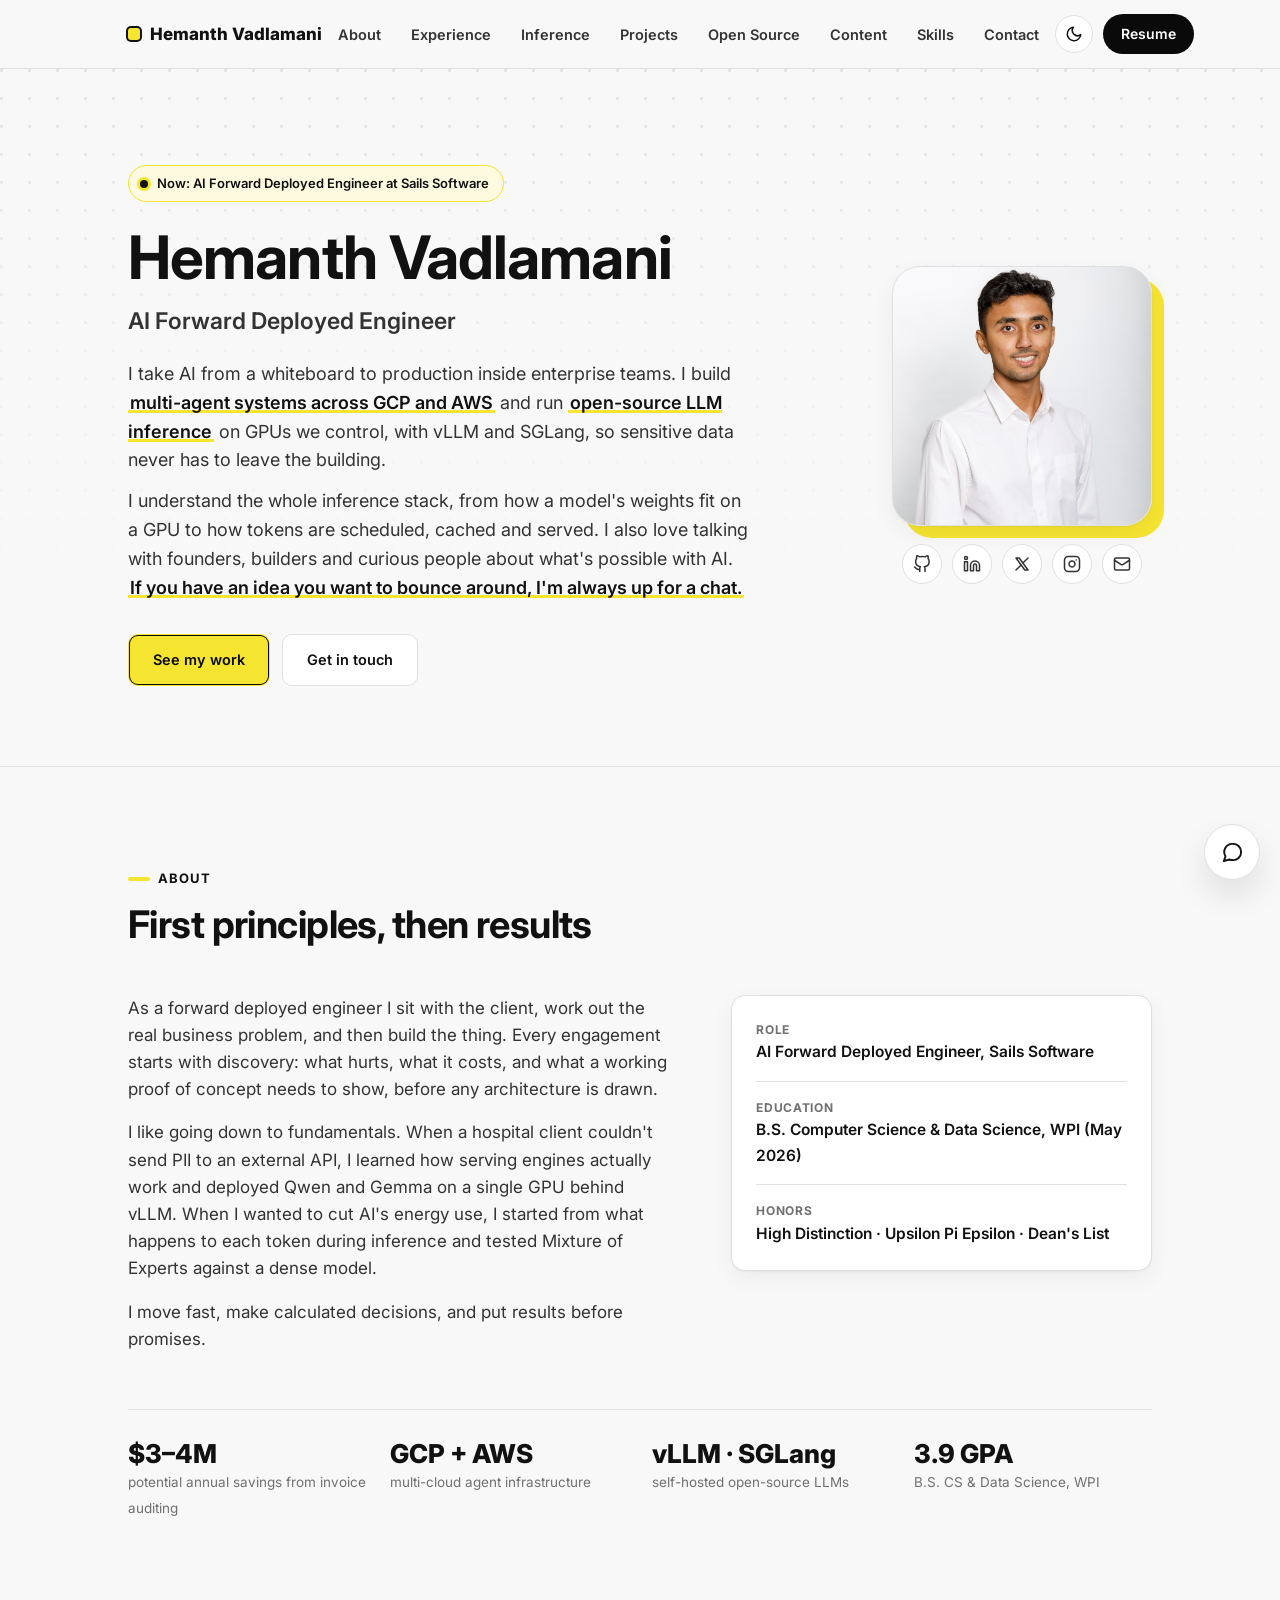
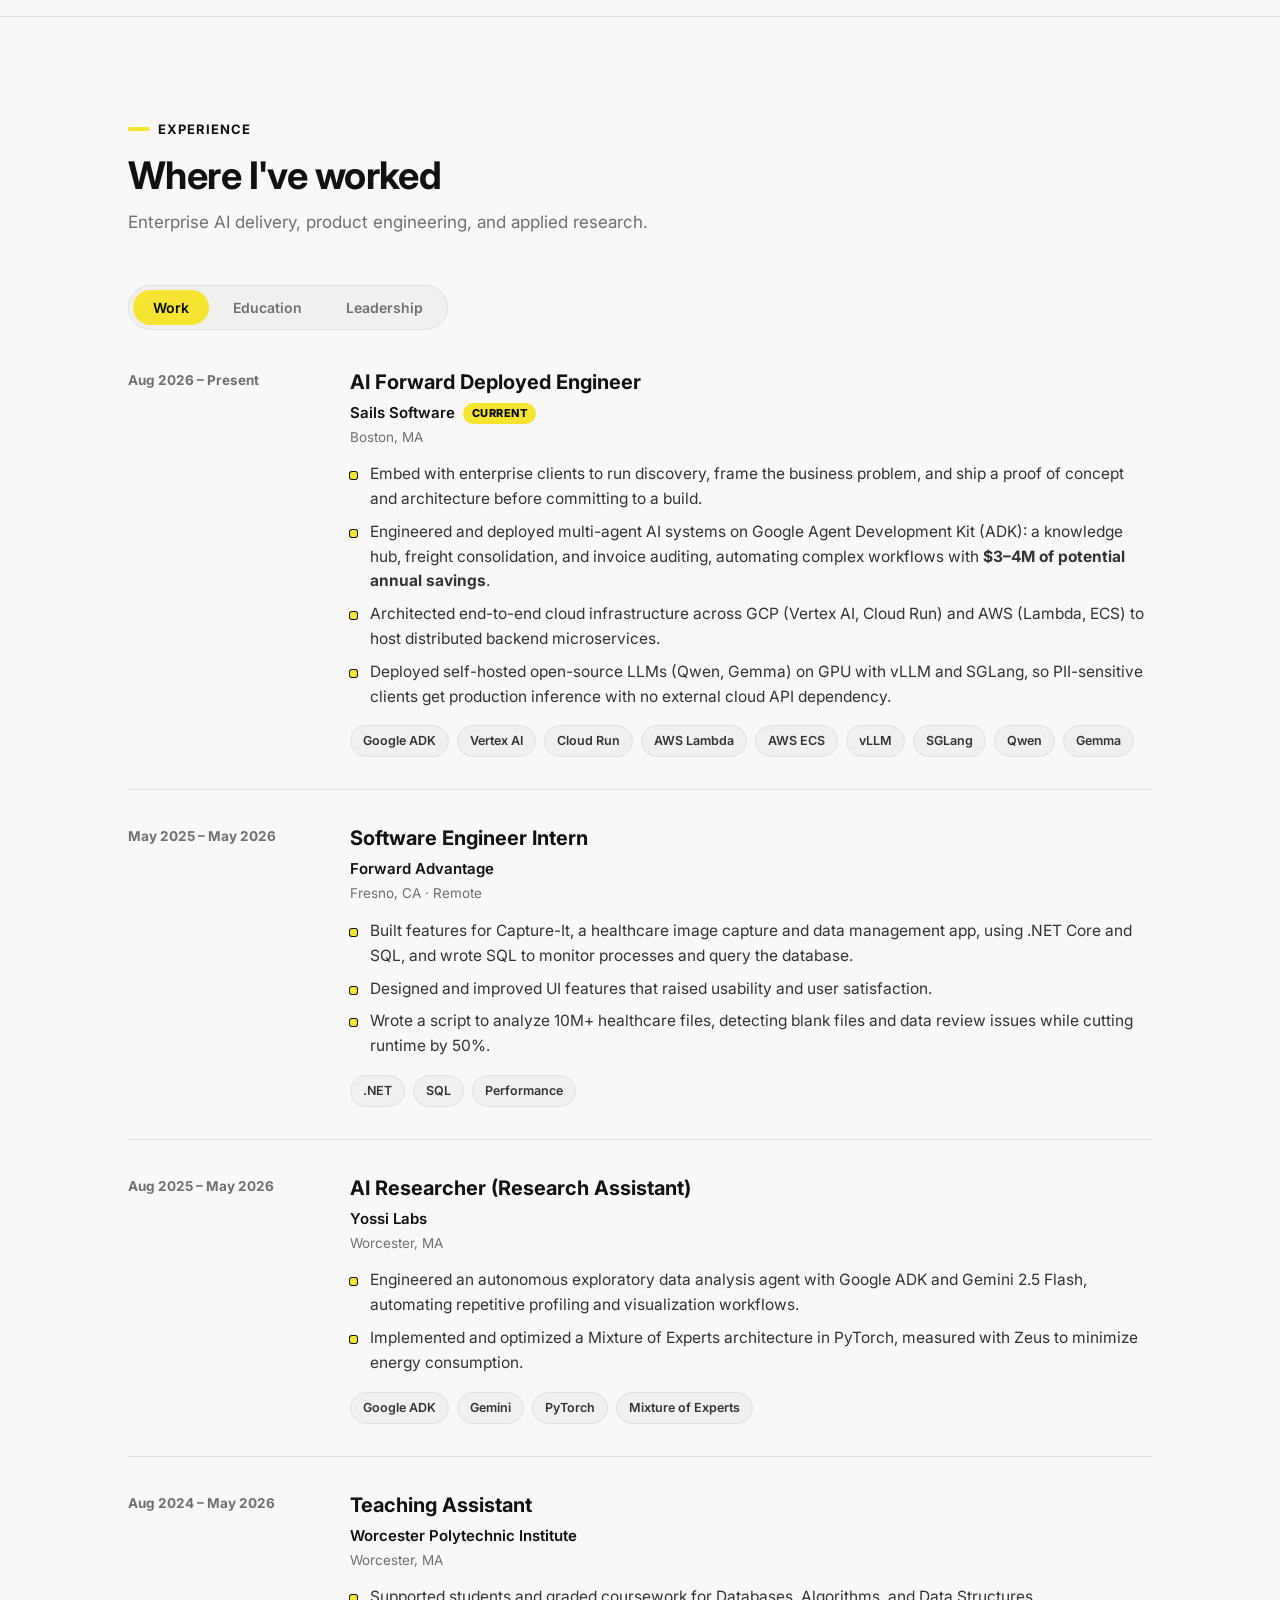
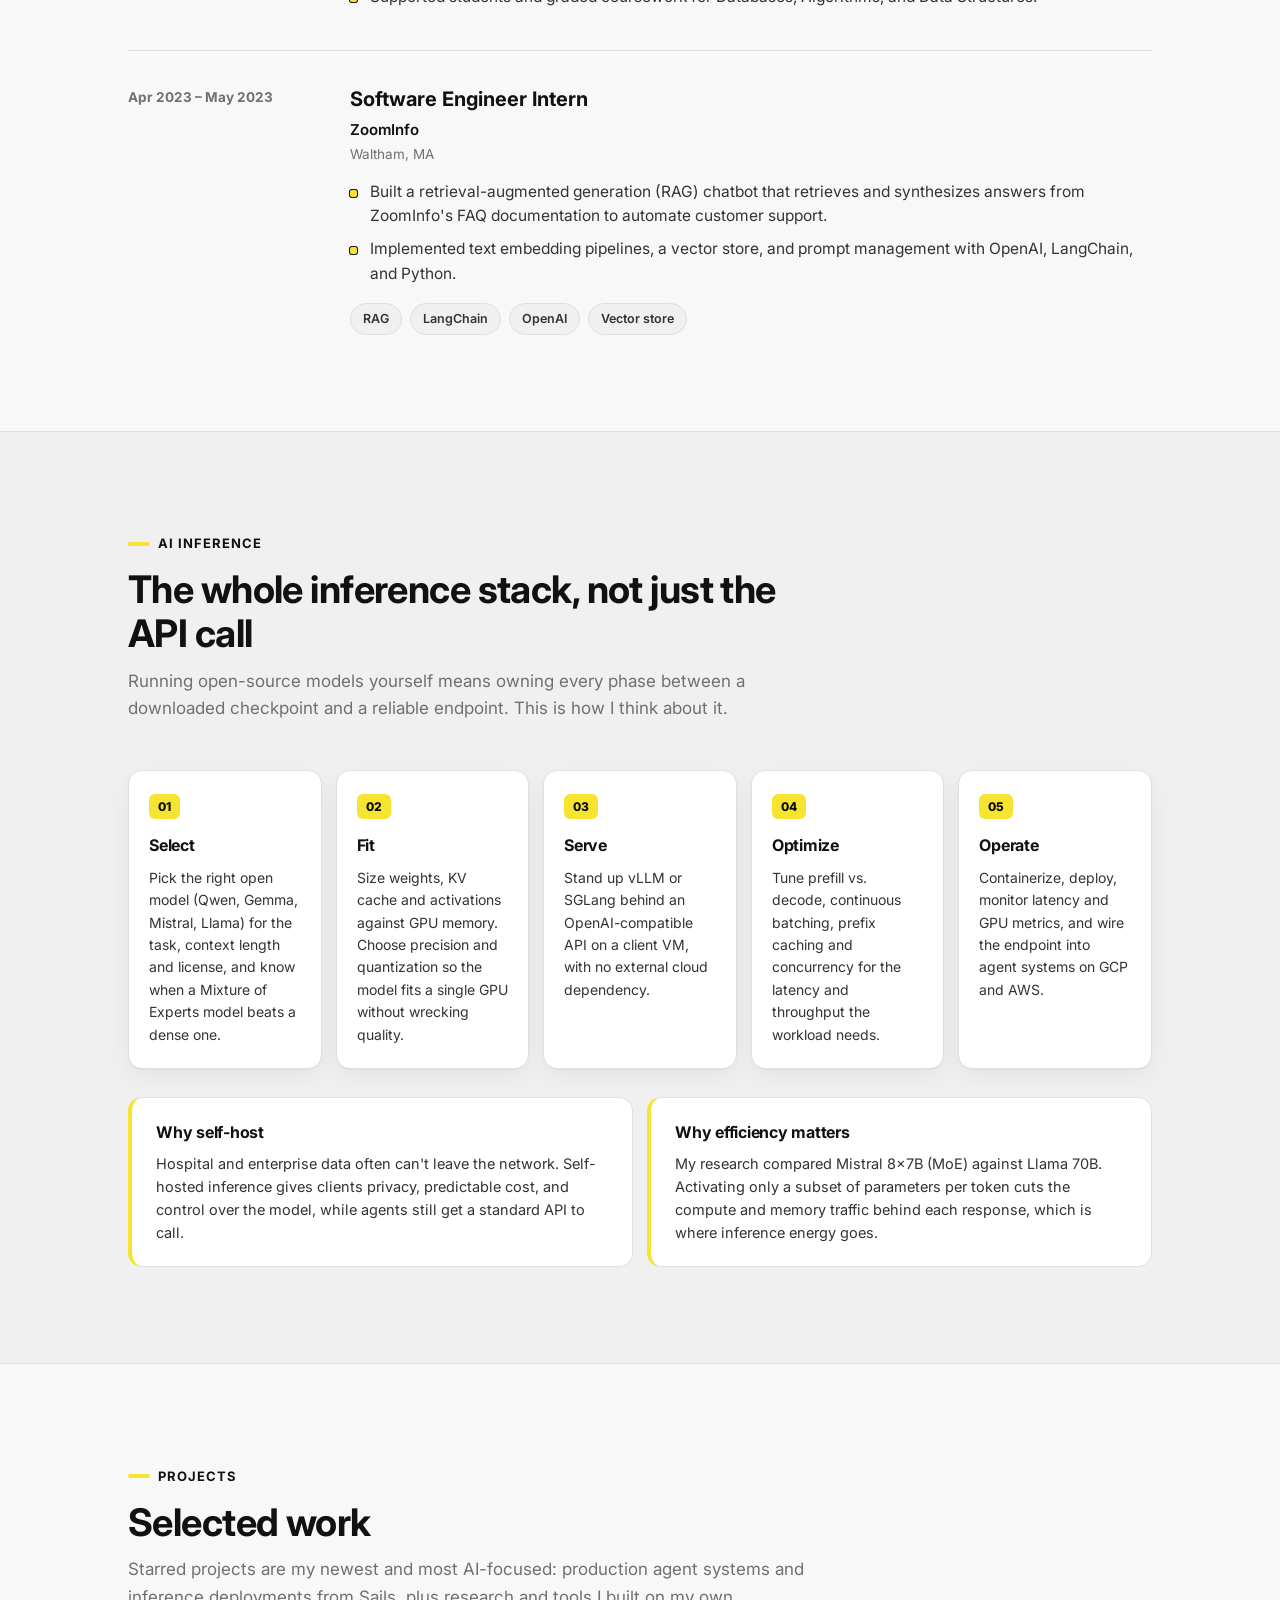
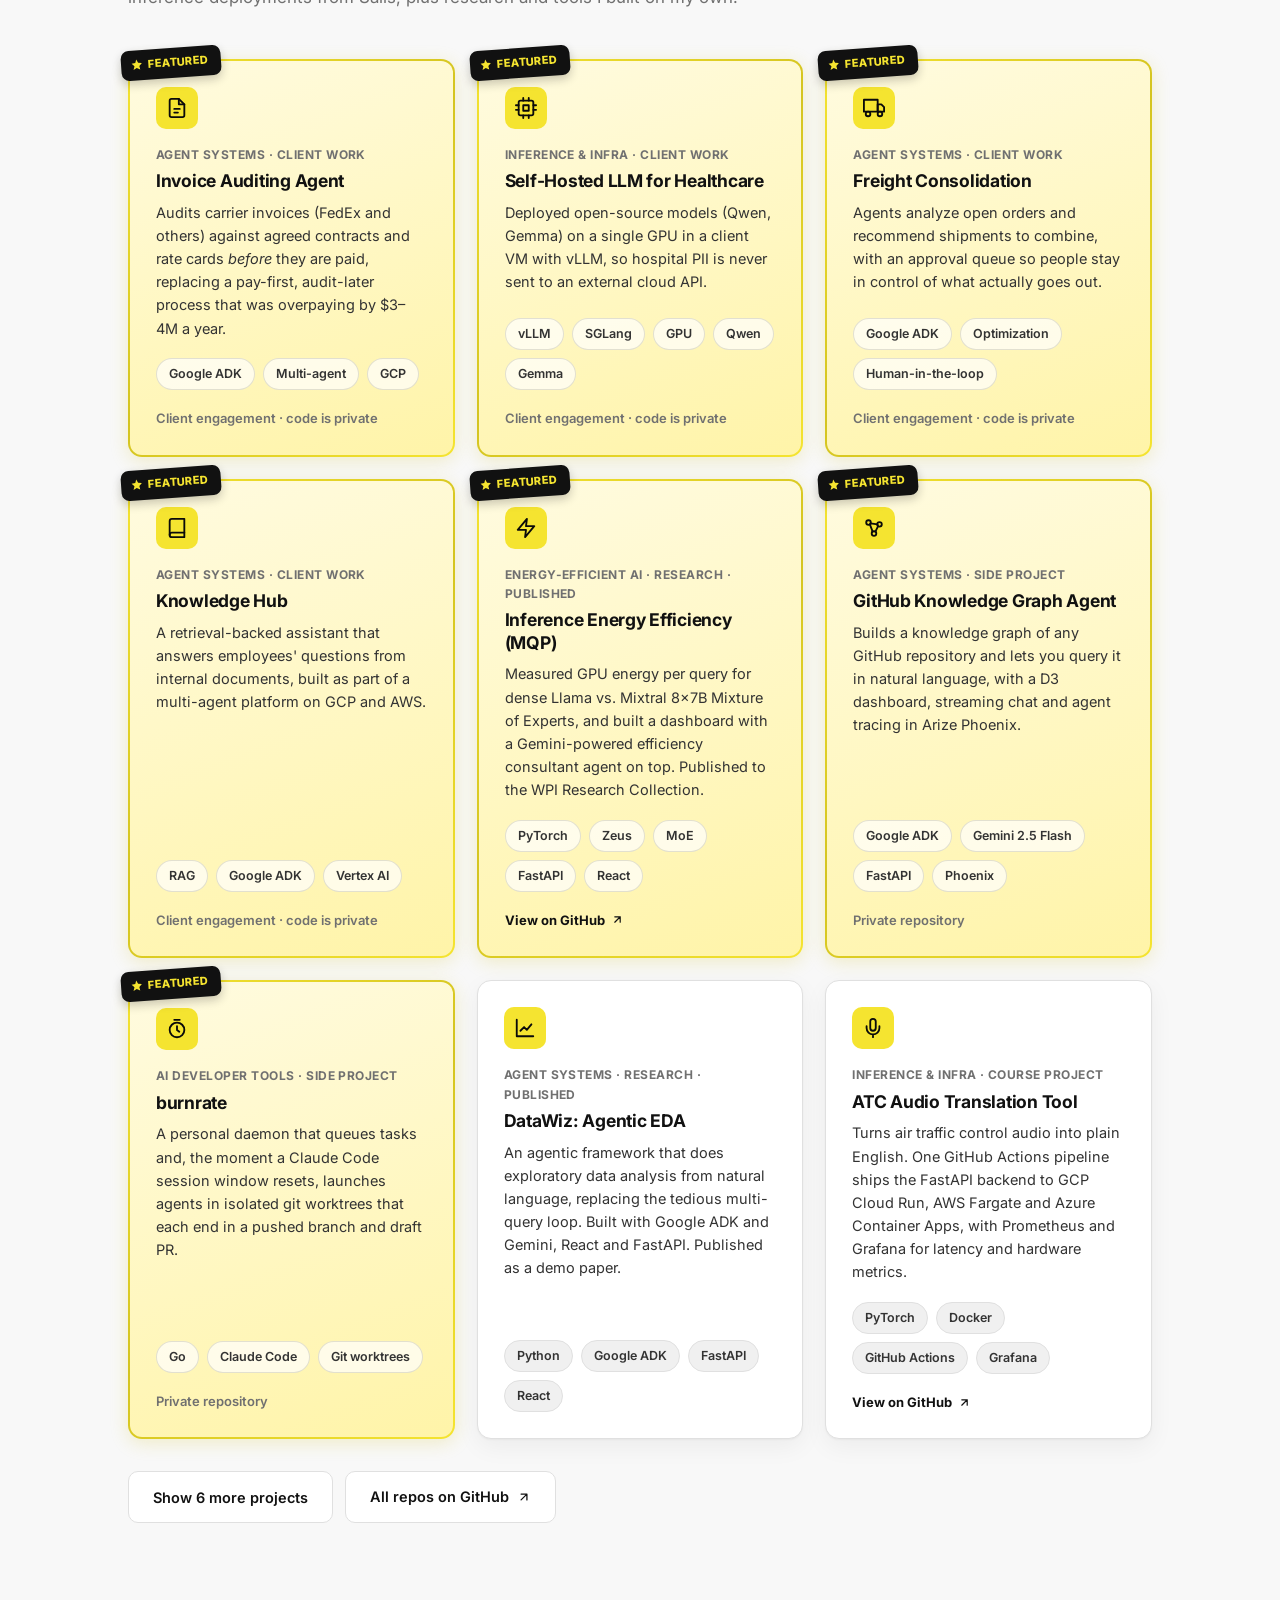
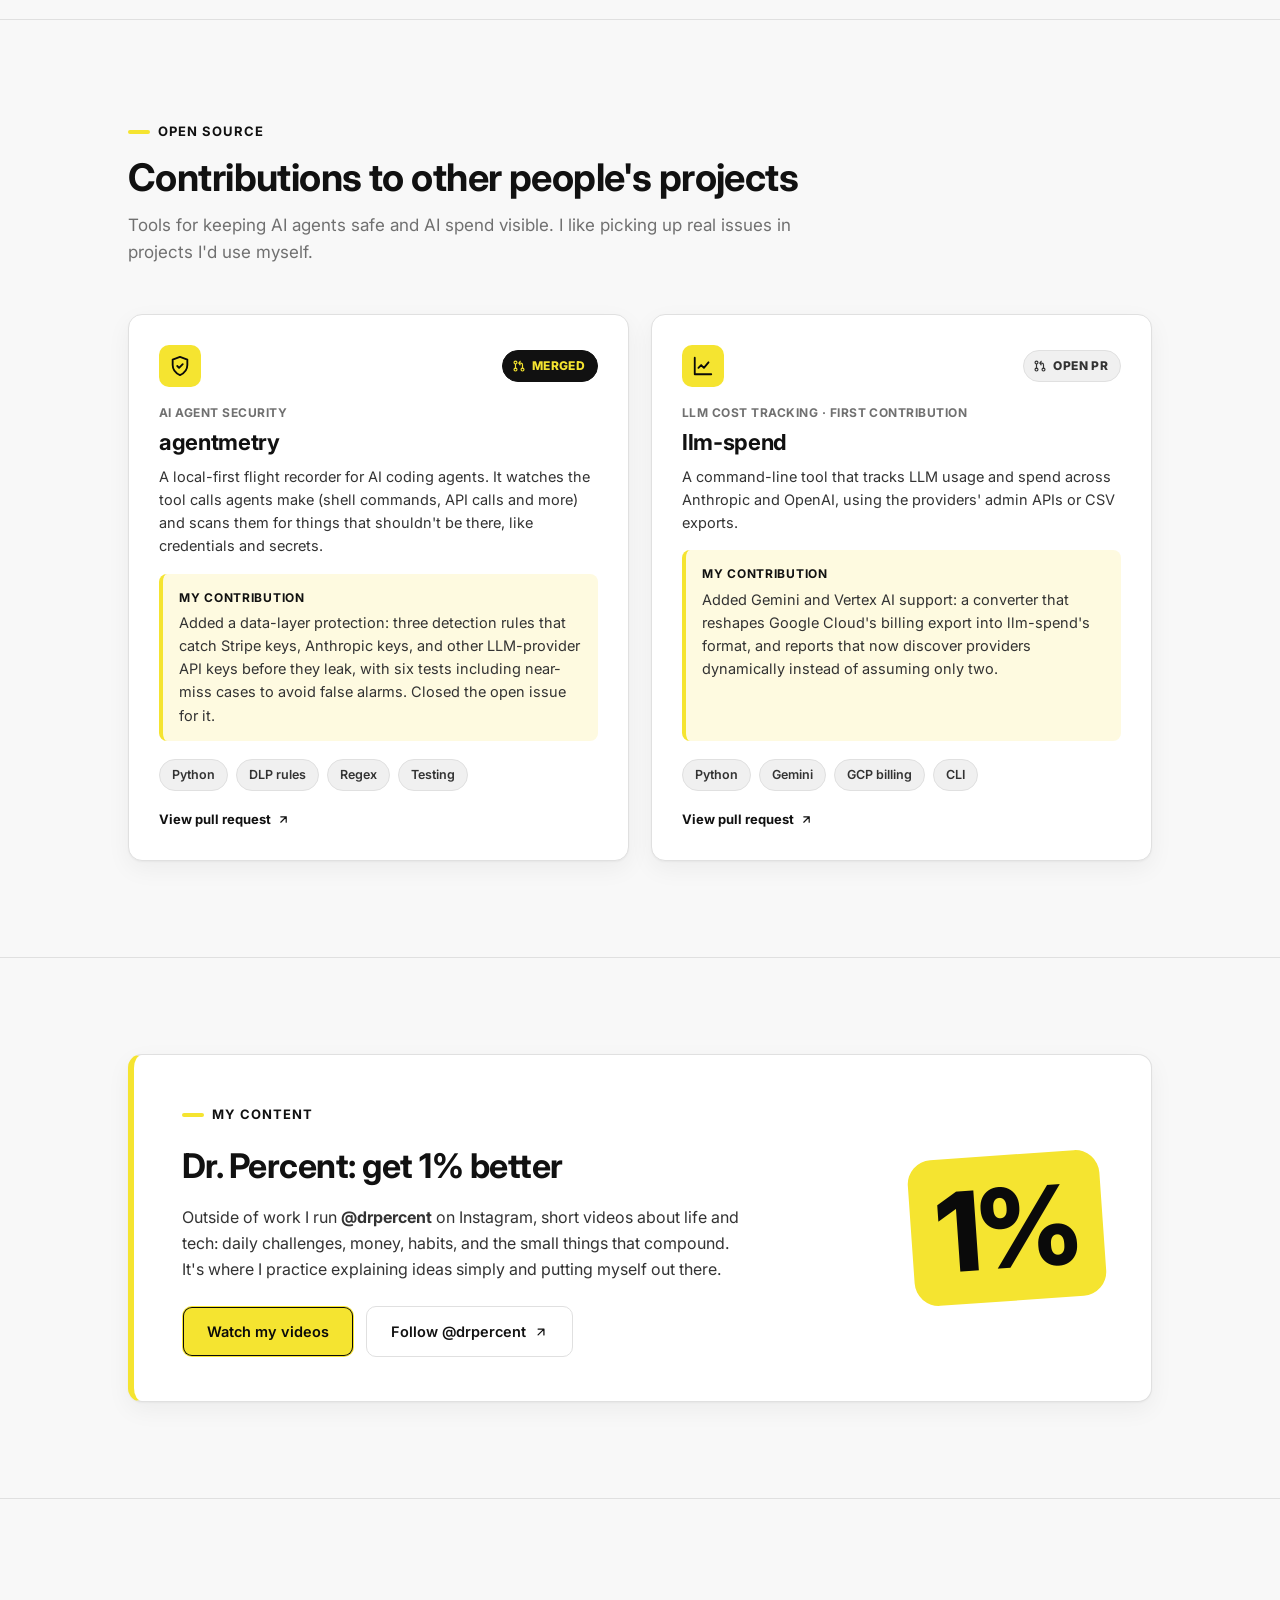
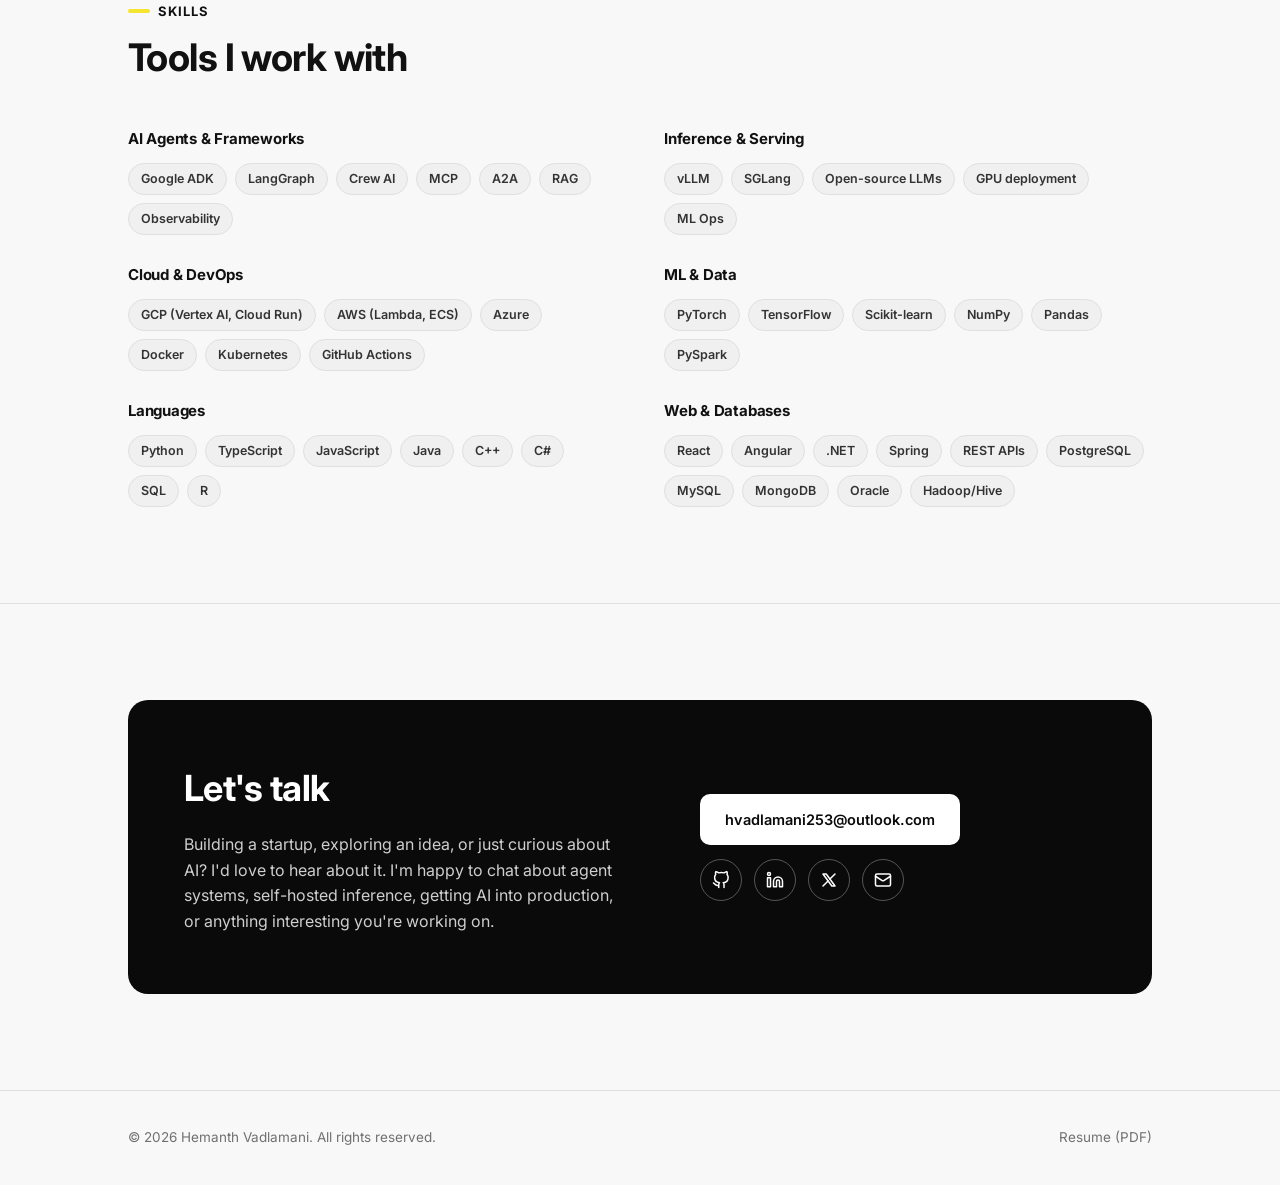
<file: index.html>
<!DOCTYPE html>
<html lang="en" data-theme="light">

<head>
    <meta charset="UTF-8" />
    <meta name="viewport" content="width=device-width, initial-scale=1.0" />
    <title>Hemanth Vadlamani — AI Forward Deployed Engineer</title>
    <meta name="description"
        content="Hemanth Vadlamani — AI Forward Deployed Engineer at Sails Software. Multi-agent systems across GCP and AWS, and self-hosted LLM inference with vLLM and SGLang." />
    <meta property="og:title" content="Hemanth Vadlamani — AI Forward Deployed Engineer" />
    <meta property="og:description"
        content="Multi-agent systems across multiple clouds and self-hosted open-source LLM inference." />
    <meta property="og:type" content="website" />
    <script>
        // Light is the default; only an explicit past choice switches to dark. Runs before paint to avoid a flash.
        try {
            var saved = localStorage.getItem('theme');
            if (saved === 'dark') document.documentElement.setAttribute('data-theme', 'dark');
        } catch (e) { }
    </script>
    <meta name="theme-color" content="#f8f8f8" />
    <link rel="stylesheet" href="styles.css" />
</head>

<body>

    <!-- ====== NAV ====== -->
    <header class="nav">
        <div class="nav-inner">
            <a href="#home" class="brand"><span class="brand-dot"></span>Hemanth Vadlamani</a>

            <nav class="links" id="nav-links" aria-label="Primary">
                <a href="#about" class="link">About</a>
                <a href="#experience" class="link">Experience</a>
                <a href="#inference" class="link">Inference</a>
                <a href="#projects" class="link">Projects</a>
                <a href="#opensource" class="link">Open Source</a>
                <a href="#content" class="link">Content</a>
                <a href="#skills" class="link">Skills</a>
                <a href="#contact" class="link">Contact</a>
            </nav>

            <div class="nav-actions">
                <button class="icon-btn" id="theme-toggle" type="button" aria-label="Switch to dark mode">
                    <svg class="icon-moon" viewBox="0 0 24 24" fill="none" stroke="currentColor" stroke-width="2"
                        stroke-linecap="round" stroke-linejoin="round">
                        <path d="M21 12.8A9 9 0 1 1 11.2 3a7 7 0 0 0 9.8 9.8z" />
                    </svg>
                    <svg class="icon-sun" viewBox="0 0 24 24" fill="none" stroke="currentColor" stroke-width="2"
                        stroke-linecap="round" stroke-linejoin="round">
                        <circle cx="12" cy="12" r="4" />
                        <path
                            d="M12 2v2M12 20v2M4.9 4.9l1.4 1.4M17.7 17.7l1.4 1.4M2 12h2M20 12h2M4.9 19.1l1.4-1.4M17.7 6.3l1.4-1.4" />
                    </svg>
                </button>
                <a href="assets/resume.pdf" target="_blank" rel="noopener" class="nav-cta">Resume</a>
                <button class="icon-btn menu-btn" id="menu-btn" type="button" aria-label="Toggle menu"
                    aria-expanded="false">
                    <svg viewBox="0 0 24 24" fill="none" stroke="currentColor" stroke-width="2" stroke-linecap="round">
                        <path d="M4 7h16M4 12h16M4 17h16" />
                    </svg>
                </button>
            </div>
        </div>
    </header>

    <main>
        <!-- ====== HERO ====== -->
        <section class="hero" id="home">
            <div class="hero-dots"></div>
            <div class="wrap">
                <div class="hero-inner">
                    <div>
                        <div class="status-pill"><span class="status-dot"></span>Now: AI Forward Deployed Engineer at
                            Sails Software</div>
                        <h1>Hemanth Vadlamani</h1>
                        <div class="role">AI Forward Deployed Engineer</div>
                        <p class="lede">
                            I take AI from a whiteboard to production inside enterprise teams. I build
                            <span class="mark">multi-agent systems across GCP and AWS</span> and run
                            <span class="mark">open-source LLM inference</span> on GPUs we control, with vLLM and
                            SGLang, so sensitive data never has to leave the building.
                        </p>
                        <p class="lede">
                            I understand the whole inference stack, from how a model's weights fit on a GPU to how
                            tokens are scheduled, cached and served. I also love talking with founders, builders and
                            curious people about what's possible with AI.
                            <span class="mark">If you have an idea you want to bounce around, I'm always up for a
                                chat.</span>
                        </p>
                        <div class="hero-actions">
                            <a href="#projects" class="btn btn-primary">See my work</a>
                            <a href="#contact" class="btn btn-ghost">Get in touch</a>
                        </div>
                    </div>
                    <div class="hero-figure">
                        <div class="hero-photo" style="background-image: url('assets/photo.jpg')" role="img"
                            aria-label="Hemanth Vadlamani"></div>
                        <div class="hero-social">
                            <a href="https://github.com/hvadlamani1" target="_blank" rel="noopener"
                                aria-label="GitHub" title="GitHub"><svg viewBox="0 0 24 24" fill="none"
                                    stroke="currentColor" stroke-width="2" stroke-linecap="round"
                                    stroke-linejoin="round">
                                    <path
                                        d="M9 19c-5 1.5-5-2.5-7-3m14 6v-3.87a3.37 3.37 0 0 0-.94-2.61c3.14-.35 6.44-1.54 6.44-7A5.44 5.44 0 0 0 20 4.77 5.07 5.07 0 0 0 19.91 1S18.73.65 16 2.48a13.38 13.38 0 0 0-7 0C6.27.65 5.09 1 5.09 1A5.07 5.07 0 0 0 5 4.77a5.44 5.44 0 0 0-1.5 3.78c0 5.42 3.3 6.61 6.44 7A3.37 3.37 0 0 0 9 18.13V22" />
                                    </svg></a>
                            <a href="https://linkedin.com/in/hemanth-vadlamani/" target="_blank" rel="noopener"
                                aria-label="LinkedIn" title="LinkedIn"><svg viewBox="0 0 24 24" fill="none"
                                    stroke="currentColor" stroke-width="2" stroke-linecap="round"
                                    stroke-linejoin="round">
                                    <path d="M16 8a6 6 0 0 1 6 6v7h-4v-7a2 2 0 0 0-2-2 2 2 0 0 0-2 2v7h-4v-7a6 6 0 0 1 6-6z" />
                                    <rect x="2" y="9" width="4" height="12" />
                                    <circle cx="4" cy="4" r="2" />
                                </svg></a>
                            <a href="https://x.com/Hemu52095342" target="_blank" rel="noopener"
                                aria-label="X (Twitter)" title="X (Twitter)"><svg viewBox="0 0 24 24" fill="none"
                                    stroke="currentColor" stroke-width="2" stroke-linecap="round"
                                    stroke-linejoin="round">
                                    <path d="M4 4l11.733 16h4.267l-11.733 -16z" />
                                    <path d="M4 20l6.768 -6.768m2.46 -2.46l6.772 -6.772" />
                                </svg></a>
                            <a href="https://www.instagram.com/drpercent/" target="_blank" rel="noopener"
                                aria-label="Instagram" title="Instagram (@drpercent)"><svg viewBox="0 0 24 24"
                                    fill="none" stroke="currentColor" stroke-width="2" stroke-linecap="round"
                                    stroke-linejoin="round">
                                    <rect x="2" y="2" width="20" height="20" rx="5" ry="5" />
                                    <path d="M16 11.37A4 4 0 1 1 12.63 8 4 4 0 0 1 16 11.37z" />
                                    <line x1="17.5" y1="6.5" x2="17.51" y2="6.5" />
                                </svg></a>
                            <a href="mailto:hvadlamani253@outlook.com" aria-label="Email" title="Email">
                                <svg viewBox="0 0 24 24" fill="none" stroke="currentColor" stroke-width="2"
                                    stroke-linecap="round" stroke-linejoin="round">
                                    <rect x="2" y="4" width="20" height="16" rx="2" />
                                    <path d="m22 7-8.97 5.7a1.94 1.94 0 0 1-2.06 0L2 7" />
                                </svg></a>
                        </div>
                    </div>
                </div>
            </div>
        </section>

        <!-- ====== ABOUT ====== -->
        <section id="about">
            <div class="wrap">
                <div class="section-head reveal">
                    <div class="eyebrow">About</div>
                    <h2>First principles, then results</h2>
                </div>
                <div class="about-grid reveal">
                    <div>
                        <p>As a forward deployed engineer I sit with the client, work out the real business problem,
                            and then build the thing. Every engagement starts with discovery: what hurts, what it
                            costs, and what a working proof of concept needs to show, before any architecture is drawn.
                        </p>
                        <p>I like going down to fundamentals. When a hospital client couldn't send PII to an external
                            API, I learned how serving engines actually work and deployed Qwen and Gemma on a single GPU
                            behind vLLM. When I wanted to cut AI's energy use, I started from what happens to each token
                            during inference and tested Mixture of Experts against a dense model.</p>
                        <p>I move fast, make calculated decisions, and put results before promises.</p>
                    </div>
                    <div class="facts">
                        <div class="fact"><span>Role</span><b>AI Forward Deployed Engineer, Sails Software</b></div>
                        <div class="fact"><span>Education</span><b>B.S. Computer Science &amp; Data Science, WPI
                                (May 2026)</b></div>
                        <div class="fact"><span>Honors</span><b>High Distinction · Upsilon Pi Epsilon · Dean's List</b>
                        </div>
                    </div>
                </div>
                <div class="stats reveal">
                    <div class="stat"><b>$3–4M</b><span>potential annual savings from invoice auditing</span></div>
                    <div class="stat"><b>GCP + AWS</b><span>multi-cloud agent infrastructure</span></div>
                    <div class="stat"><b>vLLM · SGLang</b><span>self-hosted open-source LLMs</span></div>
                    <div class="stat"><b>3.9 GPA</b><span>B.S. CS &amp; Data Science, WPI</span></div>
                </div>
            </div>
        </section>

        <!-- ====== EXPERIENCE ====== -->
        <section id="experience">
            <div class="wrap">
                <div class="section-head reveal">
                    <div class="eyebrow">Experience</div>
                    <h2>Where I've worked</h2>
                    <p>Enterprise AI delivery, product engineering, and applied research.</p>
                </div>

                <div class="tabs reveal" role="tablist">
                    <button class="tab active" data-tab="work" role="tab">Work</button>
                    <button class="tab" data-tab="education" role="tab">Education</button>
                    <button class="tab" data-tab="extracurricular" role="tab">Leadership</button>
                </div>

                <!-- Work -->
                <div class="tab-panel active" id="tab-work">
                    <div class="tl-item reveal">
                        <div class="tl-date">Aug 2026 – Present</div>
                        <div>
                            <div class="tl-role">AI Forward Deployed Engineer</div>
                            <div class="tl-org">Sails Software<span class="now">Current</span></div>
                            <div class="tl-loc">Boston, MA</div>
                            <ul class="tl-bullets">
                                <li>Embed with enterprise clients to run discovery, frame the business problem, and ship
                                    a proof of concept and architecture before committing to a build.</li>
                                <li>Engineered and deployed multi-agent AI systems on Google Agent Development Kit
                                    (ADK): a knowledge hub, freight consolidation, and invoice auditing, automating
                                    complex workflows with <strong>$3–4M of potential annual savings</strong>.</li>
                                <li>Architected end-to-end cloud infrastructure across GCP (Vertex AI, Cloud Run) and
                                    AWS (Lambda, ECS) to host distributed backend microservices.</li>
                                <li>Deployed self-hosted open-source LLMs (Qwen, Gemma) on GPU with vLLM and SGLang, so
                                    PII-sensitive clients get production inference with no external cloud API
                                    dependency.</li>
                            </ul>
                            <div class="chip-row">
                                <span class="chip">Google ADK</span><span class="chip">Vertex AI</span><span
                                    class="chip">Cloud Run</span><span class="chip">AWS Lambda</span><span
                                    class="chip">AWS ECS</span><span class="chip">vLLM</span><span
                                    class="chip">SGLang</span><span class="chip">Qwen</span><span
                                    class="chip">Gemma</span>
                            </div>
                        </div>
                    </div>

                    <div class="tl-item reveal">
                        <div class="tl-date">May 2025 – May 2026</div>
                        <div>
                            <div class="tl-role">Software Engineer Intern</div>
                            <div class="tl-org">Forward Advantage</div>
                            <div class="tl-loc">Fresno, CA · Remote</div>
                            <ul class="tl-bullets">
                                <li>Built features for Capture-It, a healthcare image capture and data management app,
                                    using .NET Core and SQL, and wrote SQL to monitor processes and query the database.
                                </li>
                                <li>Designed and improved UI features that raised usability and user satisfaction.</li>
                                <li>Wrote a script to analyze 10M+ healthcare files, detecting blank files and data
                                    review issues while cutting runtime by 50%.</li>
                            </ul>
                            <div class="chip-row"><span class="chip">.NET</span><span class="chip">SQL</span><span
                                    class="chip">Performance</span></div>
                        </div>
                    </div>

                    <div class="tl-item reveal">
                        <div class="tl-date">Aug 2025 – May 2026</div>
                        <div>
                            <div class="tl-role">AI Researcher (Research Assistant)</div>
                            <div class="tl-org">Yossi Labs</div>
                            <div class="tl-loc">Worcester, MA</div>
                            <ul class="tl-bullets">
                                <li>Engineered an autonomous exploratory data analysis agent with Google ADK and Gemini
                                    2.5 Flash, automating repetitive profiling and visualization workflows.</li>
                                <li>Implemented and optimized a Mixture of Experts architecture in PyTorch, measured
                                    with Zeus to minimize energy consumption.</li>
                            </ul>
                            <div class="chip-row"><span class="chip">Google ADK</span><span
                                    class="chip">Gemini</span><span class="chip">PyTorch</span><span
                                    class="chip">Mixture of Experts</span></div>
                        </div>
                    </div>

                    <div class="tl-item reveal">
                        <div class="tl-date">Aug 2024 – May 2026</div>
                        <div>
                            <div class="tl-role">Teaching Assistant</div>
                            <div class="tl-org">Worcester Polytechnic Institute</div>
                            <div class="tl-loc">Worcester, MA</div>
                            <ul class="tl-bullets">
                                <li>Supported students and graded coursework for Databases, Algorithms, and Data
                                    Structures.</li>
                            </ul>
                        </div>
                    </div>

                    <div class="tl-item reveal">
                        <div class="tl-date">Apr 2023 – May 2023</div>
                        <div>
                            <div class="tl-role">Software Engineer Intern</div>
                            <div class="tl-org">ZoomInfo</div>
                            <div class="tl-loc">Waltham, MA</div>
                            <ul class="tl-bullets">
                                <li>Built a retrieval-augmented generation (RAG) chatbot that retrieves and synthesizes
                                    answers from ZoomInfo's FAQ documentation to automate customer support.</li>
                                <li>Implemented text embedding pipelines, a vector store, and prompt management with
                                    OpenAI, LangChain, and Python.</li>
                            </ul>
                            <div class="chip-row"><span class="chip">RAG</span><span class="chip">LangChain</span><span
                                    class="chip">OpenAI</span><span class="chip">Vector store</span></div>
                        </div>
                    </div>
                </div>

                <!-- Education -->
                <div class="tab-panel" id="tab-education">
                    <div class="tl-item">
                        <div class="tl-date">Aug 2023 – May 2026</div>
                        <div>
                            <div class="tl-role">B.S. in Computer Science &amp; Data Science</div>
                            <div class="tl-org">Worcester Polytechnic Institute</div>
                            <div class="tl-loc">GPA 3.9 · High Distinction · Completed in 3 years</div>
                            <ul class="tl-bullets">
                                <li>Dean's List 2023–2026 and Charles O. Thompson Scholar.</li>
                                <li>Coursework: ML Ops, Machine Learning, Software Engineering, Algorithms and Data
                                    Structures, Big Data Management, Databases, plus accelerated and 4000-level CS
                                    courses.</li>
                                <li>Research: DataWiz (agentic EDA, with Prof. Roee Shraga), MRI brain tumor detection
                                    (with Prof. Ben), and energy-efficient Mixture of Experts inference (with Prof.
                                    Kong).</li>
                            </ul>
                        </div>
                    </div>
                </div>

                <!-- Leadership -->
                <div class="tab-panel" id="tab-extracurricular">
                    <div class="tl-item">
                        <div class="tl-date">Feb 2026 – Present</div>
                        <div>
                            <div class="tl-role">Member</div>
                            <div class="tl-org">Upsilon Pi Epsilon — CS Honor Society</div>
                            <div class="tl-loc">Worcester Polytechnic Institute</div>
                            <ul class="tl-bullets">
                                <li>Inducted into the WPI chapter of the international honor society for computing and
                                    information disciplines.</li>
                            </ul>
                        </div>
                    </div>
                    <div class="tl-item">
                        <div class="tl-date">Jan 2024 – Feb 2026</div>
                        <div>
                            <div class="tl-role">Vice President · PR Coordinator · Treasurer</div>
                            <div class="tl-org">South Asian Student Association</div>
                            <div class="tl-loc">Worcester Polytechnic Institute</div>
                            <ul class="tl-bullets">
                                <li>Led operations and strategy as Vice President, managed finances as Treasurer, and
                                    ran outreach and event promotion as PR Coordinator.</li>
                            </ul>
                        </div>
                    </div>
                </div>
            </div>
        </section>

        <!-- ====== INFERENCE ====== -->
        <section class="inference" id="inference">
            <div class="wrap">
                <div class="section-head reveal">
                    <div class="eyebrow">AI Inference</div>
                    <h2>The whole inference stack, not just the API call</h2>
                    <p>Running open-source models yourself means owning every phase between a downloaded checkpoint
                        and a reliable endpoint. This is how I think about it.</p>
                </div>

                <div class="pipeline reveal">
                    <div class="step">
                        <h3>Select</h3>
                        <p>Pick the right open model (Qwen, Gemma, Mistral, Llama) for the task, context length and
                            license, and know when a Mixture of Experts model beats a dense one.</p>
                    </div>
                    <div class="step">
                        <h3>Fit</h3>
                        <p>Size weights, KV cache and activations against GPU memory. Choose precision and
                            quantization so the model fits a single GPU without wrecking quality.</p>
                    </div>
                    <div class="step">
                        <h3>Serve</h3>
                        <p>Stand up vLLM or SGLang behind an OpenAI-compatible API on a client VM, with no external
                            cloud dependency.</p>
                    </div>
                    <div class="step">
                        <h3>Optimize</h3>
                        <p>Tune prefill vs. decode, continuous batching, prefix caching and concurrency for the latency
                            and throughput the workload needs.</p>
                    </div>
                    <div class="step">
                        <h3>Operate</h3>
                        <p>Containerize, deploy, monitor latency and GPU metrics, and wire the endpoint into agent
                            systems on GCP and AWS.</p>
                    </div>
                </div>

                <div class="callout reveal">
                    <div>
                        <h3>Why self-host</h3>
                        <p>Hospital and enterprise data often can't leave the network. Self-hosted inference gives
                            clients privacy, predictable cost, and control over the model, while agents still get a
                            standard API to call.</p>
                    </div>
                    <div>
                        <h3>Why efficiency matters</h3>
                        <p>My research compared Mistral 8x7B (MoE) against Llama 70B. Activating only a subset of
                            parameters per token cuts the compute and memory traffic behind each response, which is
                            where inference energy goes.</p>
                    </div>
                </div>
            </div>
        </section>

        <!-- ====== PROJECTS ====== -->
        <section id="projects">
            <div class="wrap">
                <div class="section-head reveal">
                    <div class="eyebrow">Projects</div>
                    <h2>Selected work</h2>
                    <p>Starred projects are my newest and most AI-focused: production agent systems and inference
                        deployments from Sails, plus research and tools I built on my own.</p>
                </div>

                <div class="proj-grid reveal" id="proj-grid">
                    <article class="proj-card featured">
                        <div class="proj-top">
                            <div class="proj-icon"><svg viewBox="0 0 24 24" fill="none" stroke="currentColor" stroke-width="2" stroke-linecap="round" stroke-linejoin="round"><path d="M14 2H6a2 2 0 0 0-2 2v16a2 2 0 0 0 2 2h12a2 2 0 0 0 2-2V8z"/><path d="M14 2v6h6M9 13h6M9 17h4"/></svg></div>
                            <span class="proj-badge"><svg viewBox="0 0 24 24" fill="currentColor"><path d="M12 2l3.1 6.3 6.9 1-5 4.9 1.2 6.8-6.2-3.3-6.2 3.3L8 14.2 3 9.3l6.9-1z"/></svg>Featured</span>
                        </div>
                        <div class="proj-tag">Agent Systems · Client work</div>
                        <h3>Invoice Auditing Agent</h3>
                        <p>Audits carrier invoices (FedEx and others) against agreed contracts and rate cards <em>before</em> they are paid, replacing a pay-first, audit-later process that was overpaying by $3–4M a year.</p>
                        <div class="chip-row"><span class="chip">Google ADK</span><span class="chip">Multi-agent</span><span class="chip">GCP</span></div>
                        <span class="proj-note">Client engagement · code is private</span>
                    </article>

                    <article class="proj-card featured">
                        <div class="proj-top">
                            <div class="proj-icon"><svg viewBox="0 0 24 24" fill="none" stroke="currentColor" stroke-width="2" stroke-linecap="round" stroke-linejoin="round"><rect x="4" y="4" width="16" height="16" rx="2"/><rect x="9" y="9" width="6" height="6"/><path d="M9 1v3M15 1v3M9 20v3M15 20v3M20 9h3M20 14h3M1 9h3M1 14h3"/></svg></div>
                            <span class="proj-badge"><svg viewBox="0 0 24 24" fill="currentColor"><path d="M12 2l3.1 6.3 6.9 1-5 4.9 1.2 6.8-6.2-3.3-6.2 3.3L8 14.2 3 9.3l6.9-1z"/></svg>Featured</span>
                        </div>
                        <div class="proj-tag">Inference &amp; Infra · Client work</div>
                        <h3>Self-Hosted LLM for Healthcare</h3>
                        <p>Deployed open-source models (Qwen, Gemma) on a single GPU in a client VM with vLLM, so hospital PII is never sent to an external cloud API.</p>
                        <div class="chip-row"><span class="chip">vLLM</span><span class="chip">SGLang</span><span class="chip">GPU</span><span class="chip">Qwen</span><span class="chip">Gemma</span></div>
                        <span class="proj-note">Client engagement · code is private</span>
                    </article>

                    <article class="proj-card featured">
                        <div class="proj-top">
                            <div class="proj-icon"><svg viewBox="0 0 24 24" fill="none" stroke="currentColor" stroke-width="2" stroke-linecap="round" stroke-linejoin="round"><path d="M1 3h15v13H1z"/><path d="M16 8h4l3 3v5h-7z"/><circle cx="5.5" cy="18.5" r="2.5"/><circle cx="18.5" cy="18.5" r="2.5"/></svg></div>
                            <span class="proj-badge"><svg viewBox="0 0 24 24" fill="currentColor"><path d="M12 2l3.1 6.3 6.9 1-5 4.9 1.2 6.8-6.2-3.3-6.2 3.3L8 14.2 3 9.3l6.9-1z"/></svg>Featured</span>
                        </div>
                        <div class="proj-tag">Agent Systems · Client work</div>
                        <h3>Freight Consolidation</h3>
                        <p>Agents analyze open orders and recommend shipments to combine, with an approval queue so people stay in control of what actually goes out.</p>
                        <div class="chip-row"><span class="chip">Google ADK</span><span class="chip">Optimization</span><span class="chip">Human-in-the-loop</span></div>
                        <span class="proj-note">Client engagement · code is private</span>
                    </article>

                    <article class="proj-card featured">
                        <div class="proj-top">
                            <div class="proj-icon"><svg viewBox="0 0 24 24" fill="none" stroke="currentColor" stroke-width="2" stroke-linecap="round" stroke-linejoin="round"><path d="M4 19.5A2.5 2.5 0 0 1 6.5 17H20"/><path d="M6.5 2H20v20H6.5A2.5 2.5 0 0 1 4 19.5v-15A2.5 2.5 0 0 1 6.5 2z"/></svg></div>
                            <span class="proj-badge"><svg viewBox="0 0 24 24" fill="currentColor"><path d="M12 2l3.1 6.3 6.9 1-5 4.9 1.2 6.8-6.2-3.3-6.2 3.3L8 14.2 3 9.3l6.9-1z"/></svg>Featured</span>
                        </div>
                        <div class="proj-tag">Agent Systems · Client work</div>
                        <h3>Knowledge Hub</h3>
                        <p>A retrieval-backed assistant that answers employees' questions from internal documents, built as part of a multi-agent platform on GCP and AWS.</p>
                        <div class="chip-row"><span class="chip">RAG</span><span class="chip">Google ADK</span><span class="chip">Vertex AI</span></div>
                        <span class="proj-note">Client engagement · code is private</span>
                    </article>

                    <article class="proj-card featured">
                        <div class="proj-top">
                            <div class="proj-icon"><svg viewBox="0 0 24 24" fill="none" stroke="currentColor" stroke-width="2" stroke-linecap="round" stroke-linejoin="round"><path d="M13 2L3 14h9l-1 8 10-12h-9l1-8z"/></svg></div>
                            <span class="proj-badge"><svg viewBox="0 0 24 24" fill="currentColor"><path d="M12 2l3.1 6.3 6.9 1-5 4.9 1.2 6.8-6.2-3.3-6.2 3.3L8 14.2 3 9.3l6.9-1z"/></svg>Featured</span>
                        </div>
                        <div class="proj-tag">Energy-Efficient AI · Research · Published</div>
                        <h3>Inference Energy Efficiency (MQP)</h3>
                        <p>Measured GPU energy per query for dense Llama vs. Mixtral 8x7B Mixture of Experts, and built a dashboard with a Gemini-powered efficiency consultant agent on top. Published to the WPI Research Collection.</p>
                        <div class="chip-row"><span class="chip">PyTorch</span><span class="chip">Zeus</span><span class="chip">MoE</span><span class="chip">FastAPI</span><span class="chip">React</span></div>
                        <a class="proj-link" href="https://github.com/hvadlamani1/mqpReportSub" target="_blank" rel="noopener">View on GitHub <svg viewBox="0 0 24 24" fill="none" stroke="currentColor" stroke-width="2.2" stroke-linecap="round" stroke-linejoin="round"><path d="M7 17 17 7M7 7h10v10"/></svg></a>
                    </article>

                    <article class="proj-card featured">
                        <div class="proj-top">
                            <div class="proj-icon"><svg viewBox="0 0 24 24" fill="none" stroke="currentColor" stroke-width="2" stroke-linecap="round" stroke-linejoin="round"><circle cx="6" cy="6" r="2.5"/><circle cx="18" cy="8" r="2.5"/><circle cx="12" cy="18" r="2.5"/><path d="M8 7l8 1M7.5 8l3 8M16.5 10l-3 6"/></svg></div>
                            <span class="proj-badge"><svg viewBox="0 0 24 24" fill="currentColor"><path d="M12 2l3.1 6.3 6.9 1-5 4.9 1.2 6.8-6.2-3.3-6.2 3.3L8 14.2 3 9.3l6.9-1z"/></svg>Featured</span>
                        </div>
                        <div class="proj-tag">Agent Systems · Side project</div>
                        <h3>GitHub Knowledge Graph Agent</h3>
                        <p>Builds a knowledge graph of any GitHub repository and lets you query it in natural language, with a D3 dashboard, streaming chat and agent tracing in Arize Phoenix.</p>
                        <div class="chip-row"><span class="chip">Google ADK</span><span class="chip">Gemini 2.5 Flash</span><span class="chip">FastAPI</span><span class="chip">Phoenix</span></div>
                        <span class="proj-note">Private repository</span>
                    </article>

                    <article class="proj-card featured">
                        <div class="proj-top">
                            <div class="proj-icon"><svg viewBox="0 0 24 24" fill="none" stroke="currentColor" stroke-width="2" stroke-linecap="round" stroke-linejoin="round"><circle cx="12" cy="13" r="8"/><path d="M12 9v4l2.5 2M9 2h6"/></svg></div>
                            <span class="proj-badge"><svg viewBox="0 0 24 24" fill="currentColor"><path d="M12 2l3.1 6.3 6.9 1-5 4.9 1.2 6.8-6.2-3.3-6.2 3.3L8 14.2 3 9.3l6.9-1z"/></svg>Featured</span>
                        </div>
                        <div class="proj-tag">AI Developer Tools · Side project</div>
                        <h3>burnrate</h3>
                        <p>A personal daemon that queues tasks and, the moment a Claude Code session window resets, launches agents in isolated git worktrees that each end in a pushed branch and draft PR.</p>
                        <div class="chip-row"><span class="chip">Go</span><span class="chip">Claude Code</span><span class="chip">Git worktrees</span></div>
                        <span class="proj-note">Private repository</span>
                    </article>

                    <article class="proj-card">
                        <div class="proj-top">
                            <div class="proj-icon"><svg viewBox="0 0 24 24" fill="none" stroke="currentColor" stroke-width="2" stroke-linecap="round" stroke-linejoin="round"><path d="M3 3v18h18"/><path d="M7 15l4-4 3 3 5-6"/></svg></div>
                            
                        </div>
                        <div class="proj-tag">Agent Systems · Research · Published</div>
                        <h3>DataWiz: Agentic EDA</h3>
                        <p>An agentic framework that does exploratory data analysis from natural language, replacing the tedious multi-query loop. Built with Google ADK and Gemini, React and FastAPI. Published as a demo paper.</p>
                        <div class="chip-row"><span class="chip">Python</span><span class="chip">Google ADK</span><span class="chip">FastAPI</span><span class="chip">React</span></div>
                        
                    </article>

                    <article class="proj-card">
                        <div class="proj-top">
                            <div class="proj-icon"><svg viewBox="0 0 24 24" fill="none" stroke="currentColor" stroke-width="2" stroke-linecap="round" stroke-linejoin="round"><path d="M12 2a3 3 0 0 0-3 3v7a3 3 0 0 0 6 0V5a3 3 0 0 0-3-3z"/><path d="M19 10v2a7 7 0 0 1-14 0v-2M12 19v3"/></svg></div>
                            
                        </div>
                        <div class="proj-tag">Inference &amp; Infra · Course project</div>
                        <h3>ATC Audio Translation Tool</h3>
                        <p>Turns air traffic control audio into plain English. One GitHub Actions pipeline ships the FastAPI backend to GCP Cloud Run, AWS Fargate and Azure Container Apps, with Prometheus and Grafana for latency and hardware metrics.</p>
                        <div class="chip-row"><span class="chip">PyTorch</span><span class="chip">Docker</span><span class="chip">GitHub Actions</span><span class="chip">Grafana</span></div>
                        <a class="proj-link" href="https://github.com/hvadlamani1/CaseStudy3_MLops" target="_blank" rel="noopener">View on GitHub <svg viewBox="0 0 24 24" fill="none" stroke="currentColor" stroke-width="2.2" stroke-linecap="round" stroke-linejoin="round"><path d="M7 17 17 7M7 7h10v10"/></svg></a>
                    </article>

                    <article class="proj-card more" hidden>
                        <div class="proj-top">
                            <div class="proj-icon"><svg viewBox="0 0 24 24" fill="none" stroke="currentColor" stroke-width="2" stroke-linecap="round" stroke-linejoin="round"><path d="M9 3a3 3 0 0 0-3 3 3 3 0 0 0-2 5 3 3 0 0 0 2 5 3 3 0 0 0 3 5 3 3 0 0 0 3-3V6a3 3 0 0 0-3-3z"/><path d="M15 3a3 3 0 0 1 3 3 3 3 0 0 1 2 5 3 3 0 0 1-2 5 3 3 0 0 1-3 5"/></svg></div>
                            
                        </div>
                        <div class="proj-tag">Agent Systems · Course project</div>
                        <h3>DSPy Agents</h3>
                        <p>An airline service agent with MLflow tracing and a RAG agent whose accuracy rose 74% through DSPy's automatic optimization instead of hand-tuned prompts. Built during the DeepLearning.AI DSPy course.</p>
                        <div class="chip-row"><span class="chip">DSPy</span><span class="chip">MLflow</span><span class="chip">RAG</span></div>
                        <a class="proj-link" href="https://github.com/hvadlamani1/Agents_DSPY" target="_blank" rel="noopener">View on GitHub <svg viewBox="0 0 24 24" fill="none" stroke="currentColor" stroke-width="2.2" stroke-linecap="round" stroke-linejoin="round"><path d="M7 17 17 7M7 7h10v10"/></svg></a>
                    </article>

                    <article class="proj-card more" hidden>
                        <div class="proj-top">
                            <div class="proj-icon"><svg viewBox="0 0 24 24" fill="none" stroke="currentColor" stroke-width="2" stroke-linecap="round" stroke-linejoin="round"><path d="M22 12h-4l-3 9L9 3l-3 9H2"/></svg></div>
                            
                        </div>
                        <div class="proj-tag">ML · Healthcare · Research · Published</div>
                        <h3>MRI Brain Tumor Detection</h3>
                        <p>A machine learning model that detects brain tumors from MRI images, iterated with faculty guidance and published in the WPI research collection.</p>
                        <div class="chip-row"><span class="chip">Python</span><span class="chip">Deep learning</span></div>
                        
                    </article>

                    <article class="proj-card more" hidden>
                        <div class="proj-top">
                            <div class="proj-icon"><svg viewBox="0 0 24 24" fill="none" stroke="currentColor" stroke-width="2" stroke-linecap="round" stroke-linejoin="round"><path d="M12 2L2 7l10 5 10-5-10-5z"/><path d="M2 17l10 5 10-5M2 12l10 5 10-5"/></svg></div>
                            
                        </div>
                        <div class="proj-tag">Computer Vision · Side project</div>
                        <h3>Landscaping AI</h3>
                        <p>Estimates landscaping jobs using semantic segmentation from Meta's SAM and Google Earth Engine, with AgentQL scraping local pricing data.</p>
                        <div class="chip-row"><span class="chip">SAM</span><span class="chip">FastAPI</span><span class="chip">React</span><span class="chip">AgentQL</span></div>
                        <a class="proj-link" href="https://github.com/hvadlamani1/Landscaping_AI" target="_blank" rel="noopener">View on GitHub <svg viewBox="0 0 24 24" fill="none" stroke="currentColor" stroke-width="2.2" stroke-linecap="round" stroke-linejoin="round"><path d="M7 17 17 7M7 7h10v10"/></svg></a>
                    </article>

                    <article class="proj-card more" hidden>
                        <div class="proj-top">
                            <div class="proj-icon"><svg viewBox="0 0 24 24" fill="none" stroke="currentColor" stroke-width="2" stroke-linecap="round" stroke-linejoin="round"><rect x="2" y="7" width="20" height="14" rx="2"/><path d="M16 7V5a2 2 0 0 0-2-2h-4a2 2 0 0 0-2 2v2"/></svg></div>
                            
                        </div>
                        <div class="proj-tag">Full-stack · Side project</div>
                        <h3>Job Application Portal</h3>
                        <p>Application tracking with JWT authentication and role-based access control across the stack, containerized with Docker on AWS ECS.</p>
                        <div class="chip-row"><span class="chip">Flask</span><span class="chip">JavaScript</span><span class="chip">JWT / RBAC</span><span class="chip">AWS ECS</span></div>
                        <a class="proj-link" href="https://github.com/hvadlamani1/JobApplicationPortal" target="_blank" rel="noopener">View on GitHub <svg viewBox="0 0 24 24" fill="none" stroke="currentColor" stroke-width="2.2" stroke-linecap="round" stroke-linejoin="round"><path d="M7 17 17 7M7 7h10v10"/></svg></a>
                    </article>

                    <article class="proj-card more" hidden>
                        <div class="proj-top">
                            <div class="proj-icon"><svg viewBox="0 0 24 24" fill="none" stroke="currentColor" stroke-width="2" stroke-linecap="round" stroke-linejoin="round"><path d="M11 20A7 7 0 0 1 4 13c0-6 7-10 16-10 0 9-4 16-9 17z"/><path d="M4 21c3-6 6-9 11-12"/></svg></div>
                            
                        </div>
                        <div class="proj-tag">Full-stack · Hackathon</div>
                        <h3>SmartFarm</h3>
                        <p>A marketplace connecting local farmers directly with consumers, with produce tracking and a donation flow for excess food. Built for SharkHack 2025.</p>
                        <div class="chip-row"><span class="chip">JavaScript</span><span class="chip">React</span><span class="chip">Marketplace</span></div>
                        <a class="proj-link" href="https://github.com/hvadlamani1/sharkhack2025" target="_blank" rel="noopener">View on GitHub <svg viewBox="0 0 24 24" fill="none" stroke="currentColor" stroke-width="2.2" stroke-linecap="round" stroke-linejoin="round"><path d="M7 17 17 7M7 7h10v10"/></svg></a>
                    </article>

                    <article class="proj-card more" hidden>
                        <div class="proj-top">
                            <div class="proj-icon"><svg viewBox="0 0 24 24" fill="none" stroke="currentColor" stroke-width="2" stroke-linecap="round" stroke-linejoin="round"><ellipse cx="12" cy="5" rx="9" ry="3"/><path d="M3 5v14a9 3 0 0 0 18 0V5M3 12a9 3 0 0 0 18 0"/></svg></div>
                            
                        </div>
                        <div class="proj-tag">Big Data · Coursework</div>
                        <h3>Social Network Analytics Pipeline</h3>
                        <p>Processed large-scale social network data with Hadoop and MapReduce, using Pig scripts for ETL to run graph analytics, trend detection and user behavior analysis on millions of records.</p>
                        <div class="chip-row"><span class="chip">Hadoop</span><span class="chip">MapReduce</span><span class="chip">Pig</span><span class="chip">HDFS</span></div>
                        
                    </article>
                </div>

                <div class="more-wrap reveal">
                    <button class="btn btn-ghost" id="proj-more" type="button" aria-expanded="false"
                        data-count="6">Show 6 more projects</button>
                    <a class="btn btn-ghost" href="https://github.com/hvadlamani1" target="_blank" rel="noopener">All
                        repos on GitHub <svg viewBox="0 0 24 24" fill="none" stroke="currentColor" stroke-width="2.2" stroke-linecap="round" stroke-linejoin="round"><path d="M7 17 17 7M7 7h10v10"/></svg></a>
                </div>
            </div>
        </section>

        <!-- ====== OPEN SOURCE ====== -->
        <section id="opensource">
            <div class="wrap">
                <div class="section-head reveal">
                    <div class="eyebrow">Open Source</div>
                    <h2>Contributions to other people's projects</h2>
                    <p>Tools for keeping AI agents safe and AI spend visible. I like picking up real issues in
                        projects I'd use myself.</p>
                </div>

                <div class="os-grid reveal">
                    <article class="proj-card os-card">
                        <div class="os-top">
                            <div class="proj-icon"><svg viewBox="0 0 24 24" fill="none" stroke="currentColor" stroke-width="2" stroke-linecap="round" stroke-linejoin="round"><path d="M12 2l8 3v6c0 5-3.5 9-8 11-4.5-2-8-6-8-11V5z"/><path d="M9 12l2 2 4-4"/></svg></div>
                            <span class="pr-status merged"><svg viewBox="0 0 24 24" fill="none" stroke="currentColor" stroke-width="2" stroke-linecap="round" stroke-linejoin="round"><circle cx="6" cy="6" r="2.5"/><circle cx="6" cy="18" r="2.5"/><circle cx="18" cy="18" r="2.5"/><path d="M6 8.5v7M18 15.5V10a3 3 0 0 0-3-3h-3"/><path d="M14 4l-2 3 2 3"/></svg>Merged</span>
                        </div>
                        <div class="proj-tag">AI Agent Security</div>
                        <h3>agentmetry</h3>
                        <p class="os-about">A local-first flight recorder for AI coding agents. It watches the tool calls
                            agents make (shell commands, API calls and more) and scans them for things that shouldn't be
                            there, like credentials and secrets.</p>
                        <div class="os-mine">
                            <b>My contribution</b>
                            <p>Added a data-layer protection: three detection rules that catch Stripe keys, Anthropic
                                keys, and other LLM-provider API keys before they leak, with six tests including
                                near-miss cases to avoid false alarms. Closed the open issue for it.</p>
                        </div>
                        <div class="chip-row"><span class="chip">Python</span><span class="chip">DLP rules</span><span
                                class="chip">Regex</span><span class="chip">Testing</span></div>
                        <a class="proj-link" href="https://github.com/blitzcrieg1/agentmetry/pull/126" target="_blank"
                            rel="noopener">View pull request <svg viewBox="0 0 24 24" fill="none" stroke="currentColor" stroke-width="2.2" stroke-linecap="round" stroke-linejoin="round"><path d="M7 17 17 7M7 7h10v10"/></svg></a>
                    </article>

                    <article class="proj-card os-card">
                        <div class="os-top">
                            <div class="proj-icon"><svg viewBox="0 0 24 24" fill="none" stroke="currentColor" stroke-width="2" stroke-linecap="round" stroke-linejoin="round"><path d="M3 3v18h18"/><path d="M7 14l3-3 3 3 5-6"/></svg></div>
                            <span class="pr-status open"><svg viewBox="0 0 24 24" fill="none" stroke="currentColor" stroke-width="2" stroke-linecap="round" stroke-linejoin="round"><circle cx="6" cy="6" r="2.5"/><circle cx="6" cy="18" r="2.5"/><circle cx="18" cy="18" r="2.5"/><path d="M6 8.5v7M18 15.5V10a3 3 0 0 0-3-3h-3"/><path d="M14 4l-2 3 2 3"/></svg>Open PR</span>
                        </div>
                        <div class="proj-tag">LLM Cost Tracking · First contribution</div>
                        <h3>llm-spend</h3>
                        <p class="os-about">A command-line tool that tracks LLM usage and spend across Anthropic and
                            OpenAI, using the providers' admin APIs or CSV exports.</p>
                        <div class="os-mine">
                            <b>My contribution</b>
                            <p>Added Gemini and Vertex AI support: a converter that reshapes Google Cloud's billing
                                export into llm-spend's format, and reports that now discover providers dynamically
                                instead of assuming only two.</p>
                        </div>
                        <div class="chip-row"><span class="chip">Python</span><span class="chip">Gemini</span><span
                                class="chip">GCP billing</span><span class="chip">CLI</span></div>
                        <a class="proj-link" href="https://github.com/kliukovkin/llm-spend/pull/7" target="_blank"
                            rel="noopener">View pull request <svg viewBox="0 0 24 24" fill="none" stroke="currentColor" stroke-width="2.2" stroke-linecap="round" stroke-linejoin="round"><path d="M7 17 17 7M7 7h10v10"/></svg></a>
                    </article>
                </div>
            </div>
        </section>

        <!-- ====== CONTENT ====== -->
        <section class="content-teaser" id="content">
            <div class="wrap">
                <div class="teaser reveal">
                    <div>
                        <div class="eyebrow">My content</div>
                        <h2>Dr. Percent: get 1% better</h2>
                        <p>Outside of work I run <strong>@drpercent</strong> on Instagram, short videos about life and
                            tech: daily challenges, money, habits, and the small things that compound. It's where I
                            practice explaining ideas simply and putting myself out there.</p>
                        <div class="hero-actions">
                            <a href="content.html" class="btn btn-primary">Watch my videos</a>
                            <a href="https://www.instagram.com/drpercent/" target="_blank" rel="noopener"
                                class="btn btn-ghost">Follow @drpercent <svg viewBox="0 0 24 24" fill="none" stroke="currentColor" stroke-width="2.2" stroke-linecap="round" stroke-linejoin="round"><path d="M7 17 17 7M7 7h10v10"/></svg></a>
                        </div>
                    </div>
                    <div class="teaser-mark" aria-hidden="true">1%</div>
                </div>
            </div>
        </section>

        <!-- ====== SKILLS ====== -->
        <section id="skills">
            <div class="wrap">
                <div class="section-head reveal">
                    <div class="eyebrow">Skills</div>
                    <h2>Tools I work with</h2>
                </div>
                <div class="skills-grid reveal">
                    <div class="skill-cat">
                        <h3>AI Agents &amp; Frameworks</h3>
                        <div class="chip-row"><span class="chip">Google ADK</span><span class="chip">LangGraph</span><span
                                class="chip">Crew AI</span><span class="chip">MCP</span><span class="chip">A2A</span><span
                                class="chip">RAG</span><span class="chip">Observability</span></div>
                    </div>
                    <div class="skill-cat">
                        <h3>Inference &amp; Serving</h3>
                        <div class="chip-row"><span class="chip">vLLM</span><span class="chip">SGLang</span><span
                                class="chip">Open-source LLMs</span><span class="chip">GPU deployment</span><span
                                class="chip">ML Ops</span></div>
                    </div>
                    <div class="skill-cat">
                        <h3>Cloud &amp; DevOps</h3>
                        <div class="chip-row"><span class="chip">GCP (Vertex AI, Cloud Run)</span><span class="chip">AWS
                                (Lambda, ECS)</span><span class="chip">Azure</span><span class="chip">Docker</span><span
                                class="chip">Kubernetes</span><span class="chip">GitHub Actions</span></div>
                    </div>
                    <div class="skill-cat">
                        <h3>ML &amp; Data</h3>
                        <div class="chip-row"><span class="chip">PyTorch</span><span class="chip">TensorFlow</span><span
                                class="chip">Scikit-learn</span><span class="chip">NumPy</span><span
                                class="chip">Pandas</span><span class="chip">PySpark</span></div>
                    </div>
                    <div class="skill-cat">
                        <h3>Languages</h3>
                        <div class="chip-row"><span class="chip">Python</span><span class="chip">TypeScript</span><span
                                class="chip">JavaScript</span><span class="chip">Java</span><span class="chip">C++</span><span
                                class="chip">C#</span><span class="chip">SQL</span><span class="chip">R</span></div>
                    </div>
                    <div class="skill-cat">
                        <h3>Web &amp; Databases</h3>
                        <div class="chip-row"><span class="chip">React</span><span class="chip">Angular</span><span
                                class="chip">.NET</span><span class="chip">Spring</span><span class="chip">REST APIs</span><span
                                class="chip">PostgreSQL</span><span class="chip">MySQL</span><span
                                class="chip">MongoDB</span><span class="chip">Oracle</span><span
                                class="chip">Hadoop/Hive</span></div>
                    </div>
                </div>
            </div>
        </section>

        <!-- ====== CONTACT ====== -->
        <section id="contact">
            <div class="wrap">
                <div class="contact-box reveal">
                    <div>
                        <h2>Let's talk</h2>
                        <p>Building a startup, exploring an idea, or just curious about AI? I'd love to hear about it.
                            I'm happy to chat about agent systems, self-hosted inference, getting AI into production,
                            or anything interesting you're working on.</p>
                    </div>
                    <div class="contact-actions">
                        <a href="mailto:hvadlamani253@outlook.com" class="btn btn-primary">hvadlamani253@outlook.com</a>
                        <div class="social-row">
                            <a href="https://github.com/hvadlamani1" target="_blank" rel="noopener"
                                aria-label="GitHub"><svg viewBox="0 0 24 24" fill="none" stroke="currentColor"
                                    stroke-width="2" stroke-linecap="round" stroke-linejoin="round">
                                    <path
                                        d="M9 19c-5 1.5-5-2.5-7-3m14 6v-3.87a3.37 3.37 0 0 0-.94-2.61c3.14-.35 6.44-1.54 6.44-7A5.44 5.44 0 0 0 20 4.77 5.07 5.07 0 0 0 19.91 1S18.73.65 16 2.48a13.38 13.38 0 0 0-7 0C6.27.65 5.09 1 5.09 1A5.07 5.07 0 0 0 5 4.77a5.44 5.44 0 0 0-1.5 3.78c0 5.42 3.3 6.61 6.44 7A3.37 3.37 0 0 0 9 18.13V22" />
                                </svg></a>
                            <a href="https://linkedin.com/in/hemanth-vadlamani/" target="_blank" rel="noopener"
                                aria-label="LinkedIn"><svg viewBox="0 0 24 24" fill="none" stroke="currentColor"
                                    stroke-width="2" stroke-linecap="round" stroke-linejoin="round">
                                    <path
                                        d="M16 8a6 6 0 0 1 6 6v7h-4v-7a2 2 0 0 0-2-2 2 2 0 0 0-2 2v7h-4v-7a6 6 0 0 1 6-6z" />
                                    <rect x="2" y="9" width="4" height="12" />
                                    <circle cx="4" cy="4" r="2" />
                                </svg></a>
                            <a href="https://x.com/Hemu52095342" target="_blank" rel="noopener"
                                aria-label="X (Twitter)"><svg viewBox="0 0 24 24" fill="none" stroke="currentColor"
                                    stroke-width="2" stroke-linecap="round" stroke-linejoin="round">
                                    <path d="M4 4l11.733 16h4.267l-11.733 -16z" />
                                    <path d="M4 20l6.768 -6.768m2.46 -2.46l6.772 -6.772" />
                                </svg></a>
                            <a href="mailto:hvadlamani253@outlook.com" aria-label="Email"><svg viewBox="0 0 24 24"
                                    fill="none" stroke="currentColor" stroke-width="2" stroke-linecap="round"
                                    stroke-linejoin="round">
                                    <rect x="2" y="4" width="20" height="16" rx="2" />
                                    <path d="m22 7-8.97 5.7a1.94 1.94 0 0 1-2.06 0L2 7" />
                                </svg></a>
                        </div>
                    </div>
                </div>
            </div>
        </section>
    </main>

    <footer>
        <div class="wrap footer-inner">
            <span>&copy; <span id="year">2026</span> Hemanth Vadlamani. All rights reserved.</span>
            <a href="assets/resume.pdf" target="_blank" rel="noopener">Resume (PDF)</a>
        </div>
    </footer>

    <script src="script.js"></script>
    <script src="chat.js"></script>
</body>

</html>
</file>
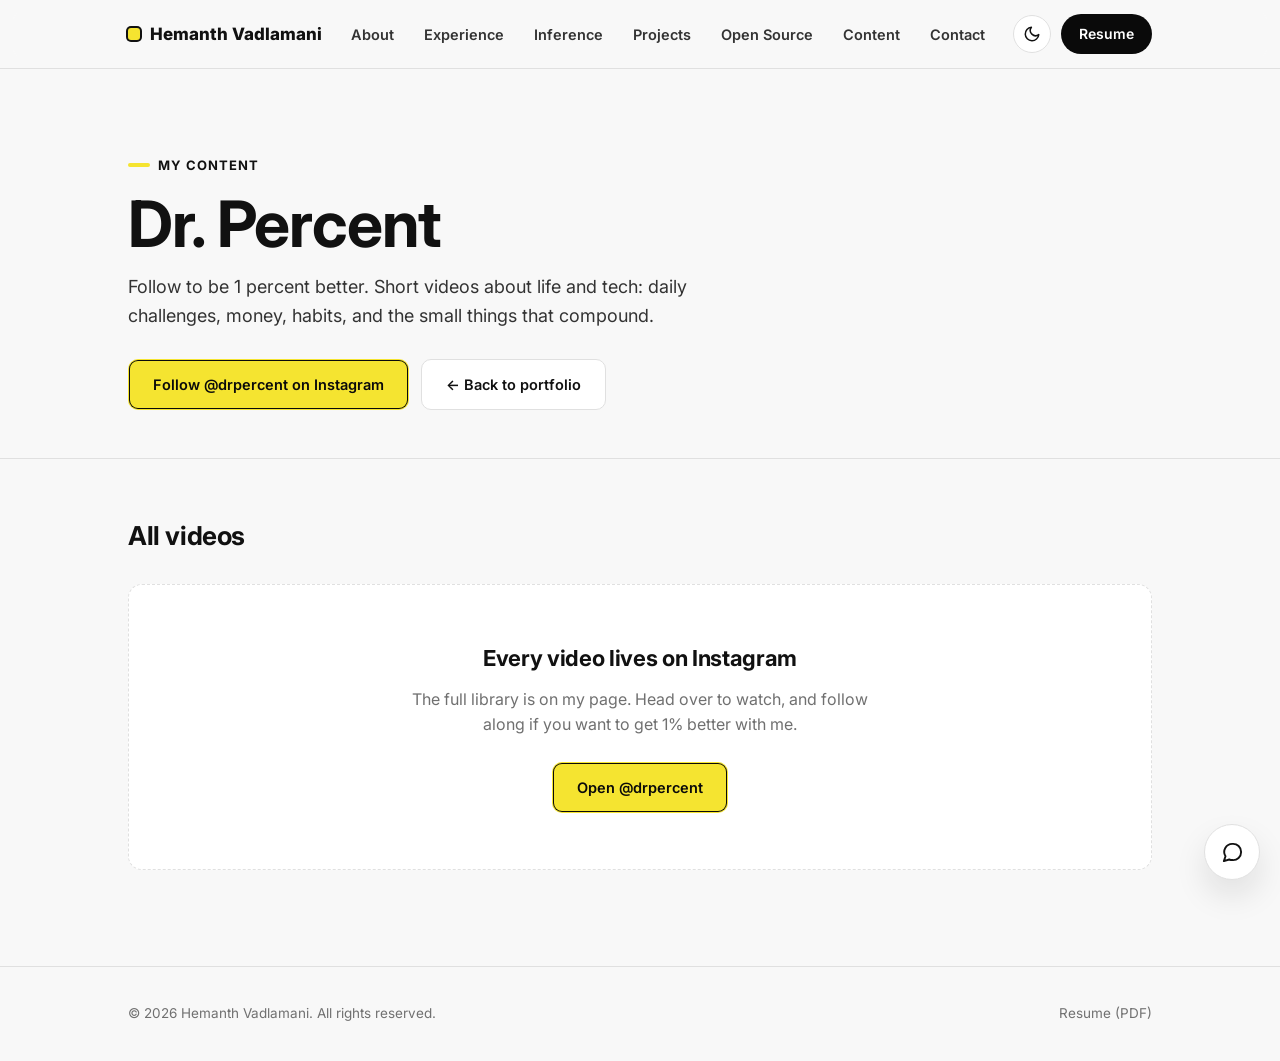
<file: content.html>
<!DOCTYPE html>
<html lang="en" data-theme="light">

<head>
    <meta charset="UTF-8" />
    <meta name="viewport" content="width=device-width, initial-scale=1.0" />
    <title>My Content — Dr. Percent · Hemanth Vadlamani</title>
    <meta name="description"
        content="Dr. Percent: short videos about life and tech from Hemanth Vadlamani. Follow to be 1 percent better." />
    <meta property="og:title" content="Dr. Percent — My Content" />
    <meta property="og:description" content="Short videos about life and tech. Follow to be 1 percent better." />
    <meta property="og:type" content="website" />
    <meta name="theme-color" content="#f8f8f8" />
    <script>
        try {
            if (localStorage.getItem('theme') === 'dark') document.documentElement.setAttribute('data-theme', 'dark');
        } catch (e) { }
    </script>
    <link rel="stylesheet" href="styles.css" />
</head>

<body>

    <header class="nav">
        <div class="nav-inner">
            <a href="index.html#home" class="brand"><span class="brand-dot"></span>Hemanth Vadlamani</a>

            <nav class="links" id="nav-links" aria-label="Primary">
                <a href="index.html#about" class="link">About</a>
                <a href="index.html#experience" class="link">Experience</a>
                <a href="index.html#inference" class="link">Inference</a>
                <a href="index.html#projects" class="link">Projects</a>
                <a href="index.html#opensource" class="link">Open Source</a>
                <a href="content.html" class="link active">Content</a>
                <a href="index.html#contact" class="link">Contact</a>
            </nav>

            <div class="nav-actions">
                <button class="icon-btn" id="theme-toggle" type="button" aria-label="Switch to dark mode">
                    <svg class="icon-moon" viewBox="0 0 24 24" fill="none" stroke="currentColor" stroke-width="2"
                        stroke-linecap="round" stroke-linejoin="round">
                        <path d="M21 12.8A9 9 0 1 1 11.2 3a7 7 0 0 0 9.8 9.8z" />
                    </svg>
                    <svg class="icon-sun" viewBox="0 0 24 24" fill="none" stroke="currentColor" stroke-width="2"
                        stroke-linecap="round" stroke-linejoin="round">
                        <circle cx="12" cy="12" r="4" />
                        <path
                            d="M12 2v2M12 20v2M4.9 4.9l1.4 1.4M17.7 17.7l1.4 1.4M2 12h2M20 12h2M4.9 19.1l1.4-1.4M17.7 6.3l1.4-1.4" />
                    </svg>
                </button>
                <a href="assets/resume.pdf" target="_blank" rel="noopener" class="nav-cta">Resume</a>
                <button class="icon-btn menu-btn" id="menu-btn" type="button" aria-label="Toggle menu"
                    aria-expanded="false">
                    <svg viewBox="0 0 24 24" fill="none" stroke="currentColor" stroke-width="2" stroke-linecap="round">
                        <path d="M4 7h16M4 12h16M4 17h16" />
                    </svg>
                </button>
            </div>
        </div>
    </header>

    <main>
        <section class="page-hero">
            <div class="wrap">
                <div class="eyebrow">My content</div>
                <h1>Dr. Percent</h1>
                <p class="lede">Follow to be 1 percent better. Short videos about life and tech: daily challenges,
                    money, habits, and the small things that compound.</p>
                <div class="hero-actions">
                    <a href="https://www.instagram.com/drpercent/" target="_blank" rel="noopener"
                        class="btn btn-primary">Follow @drpercent on Instagram</a>
                    <a href="index.html" class="btn btn-ghost">&larr; Back to portfolio</a>
                </div>
            </div>
        </section>

        <section class="reels-section" id="videos">
            <div class="wrap">
                <div class="reels-head">
                    <h2>All videos</h2>
                    <span class="reels-count" id="reels-count"></span>
                </div>

                <div class="reel-grid" id="reel-grid"></div>

                <div class="reels-empty" id="reels-empty" hidden>
                    <h3>Every video lives on Instagram</h3>
                    <p>The full library is on my page. Head over to watch, and follow along if you want to get 1%
                        better with me.</p>
                    <a href="https://www.instagram.com/drpercent/" target="_blank" rel="noopener"
                        class="btn btn-primary">Open @drpercent</a>
                </div>
            </div>
        </section>
    </main>

    <footer>
        <div class="wrap footer-inner">
            <span>&copy; <span id="year">2026</span> Hemanth Vadlamani. All rights reserved.</span>
            <a href="assets/resume.pdf" target="_blank" rel="noopener">Resume (PDF)</a>
        </div>
    </footer>

    <script src="content.js"></script>
    <script src="script.js"></script>
    <script src="chat.js"></script>
</body>

</html>
</file>
<file: styles.css>
/* ============================================
   PORTFOLIO — light-first, with dark toggle
   Layout: Denim Patel's site · Palette: Revvity POC
   ============================================ */

@import url('https://fonts.googleapis.com/css2?family=Inter:wght@400;500;600;700;800&display=swap');

/* ---------- TOKENS ---------- */
:root {
    --bg: #f8f8f8;
    --bg-alt: #f0f0f0;
    --surface: #ffffff;
    --line: #e0e0e0;
    --ink: #111111;
    --ink-soft: #333333;
    --muted: #707070;
    --accent: #f5e430;          /* brand yellow */
    --accent-strong: #d4c420;
    --accent-tint: #fefae0;
    --on-accent: #0a0a0a;
    --invert-bg: #0a0a0a;       /* contact block, primary buttons */
    --invert-ink: #ffffff;
    --nav-bg: rgba(248, 248, 248, 0.86);
    --radius: 14px;
    --maxw: 1080px;
    --shadow: 0 1px 2px rgba(17, 17, 17, 0.04), 0 8px 24px rgba(17, 17, 17, 0.05);
    --shadow-hover: 0 16px 32px rgba(17, 17, 17, 0.1);
    --font: 'Inter', -apple-system, BlinkMacSystemFont, 'Segoe UI', sans-serif;
    color-scheme: light;
}

:root[data-theme="dark"] {
    --bg: #0a0a0a;
    --bg-alt: #121212;
    --surface: #161616;
    --line: #2a2a2a;
    --ink: #f5f5f5;
    --ink-soft: #cfcfcf;
    --muted: #8f8f8f;
    --accent-tint: #25220a;
    --invert-bg: #f5e430;
    --invert-ink: #0a0a0a;
    --nav-bg: rgba(10, 10, 10, 0.86);
    --shadow: 0 1px 2px rgba(0, 0, 0, 0.4), 0 8px 24px rgba(0, 0, 0, 0.3);
    --shadow-hover: 0 16px 32px rgba(0, 0, 0, 0.5);
    color-scheme: dark;
}

/* ---------- BASE ---------- */
*, *::before, *::after { box-sizing: border-box; }

html { scroll-behavior: smooth; scroll-padding-top: 80px; }

body {
    margin: 0;
    background: var(--bg);
    color: var(--ink);
    font-family: var(--font);
    font-size: 16px;
    line-height: 1.6;
    -webkit-font-smoothing: antialiased;
    transition: background 0.25s ease, color 0.25s ease;
}

h1, h2, h3, h4 { margin: 0; font-weight: 700; letter-spacing: -0.015em; color: var(--ink); }
p { margin: 0; }
a { color: inherit; text-decoration: none; }
img { max-width: 100%; display: block; }
ul { margin: 0; padding: 0; list-style: none; }

.wrap { max-width: var(--maxw); margin: 0 auto; padding: 0 28px; }

section { padding: 96px 0; border-top: 1px solid var(--line); }
section.hero { border-top: none; }

/* Yellow highlighter used for emphasis (readable in both themes) */
.mark {
    background: linear-gradient(transparent 84%, var(--accent) 84%);
    color: var(--ink);
    font-weight: 600;
    padding: 0 2px;
}

.eyebrow {
    display: inline-flex;
    align-items: center;
    gap: 8px;
    font-size: 13px;
    font-weight: 700;
    letter-spacing: 0.08em;
    text-transform: uppercase;
    color: var(--ink);
    margin-bottom: 14px;
}

.eyebrow::before {
    content: "";
    width: 22px;
    height: 4px;
    border-radius: 2px;
    background: var(--accent);
}

.section-head { max-width: 680px; margin-bottom: 48px; }
.section-head h2 { font-size: clamp(28px, 3.4vw, 38px); line-height: 1.15; }
.section-head p { color: var(--muted); margin-top: 12px; font-size: 17px; }

/* ---------- NAV ---------- */
.nav {
    position: sticky;
    top: 0;
    z-index: 50;
    background: var(--nav-bg);
    backdrop-filter: saturate(180%) blur(10px);
    -webkit-backdrop-filter: saturate(180%) blur(10px);
    border-bottom: 1px solid var(--line);
}

.nav-inner {
    max-width: var(--maxw);
    margin: 0 auto;
    padding: 14px 28px;
    display: flex;
    align-items: center;
    justify-content: space-between;
    gap: 16px;
}

.brand { font-weight: 800; font-size: 17px; display: flex; align-items: center; gap: 10px; white-space: nowrap; }

.brand-dot {
    width: 12px;
    height: 12px;
    border-radius: 3px;
    background: var(--accent);
    box-shadow: 0 0 0 2px var(--ink);
}

.links { display: flex; gap: 30px; align-items: center; }

.links a.link {
    font-size: 14.5px;
    font-weight: 600;
    color: var(--ink-soft);
    position: relative;
    padding: 4px 0;
    white-space: nowrap;
    transition: color 0.2s ease;
}

.links a.link:hover,
.links a.link.active { color: var(--ink); }

.links a.link::after {
    content: "";
    position: absolute;
    left: 0;
    bottom: -2px;
    width: 0;
    height: 3px;
    border-radius: 2px;
    background: var(--accent);
    transition: width 0.25s ease;
}

.links a.link:hover::after,
.links a.link.active::after { width: 100%; }

.nav-actions { display: flex; align-items: center; gap: 10px; }

.icon-btn {
    width: 38px;
    height: 38px;
    border-radius: 50%;
    border: 1px solid var(--line);
    background: var(--surface);
    color: var(--ink);
    display: inline-flex;
    align-items: center;
    justify-content: center;
    cursor: pointer;
    transition: border-color 0.2s ease, transform 0.2s ease;
}

.icon-btn:hover { border-color: var(--ink); transform: translateY(-1px); }
.icon-btn svg { width: 18px; height: 18px; }

/* theme toggle shows the icon of the mode you'd switch to */
.icon-sun { display: none; }
:root[data-theme="dark"] .icon-sun { display: block; }
:root[data-theme="dark"] .icon-moon { display: none; }

.menu-btn { display: none; }

.nav-cta {
    padding: 9px 18px;
    border-radius: 999px;
    background: var(--invert-bg);
    color: var(--invert-ink);
    font-size: 14px;
    font-weight: 600;
}

/* ---------- BUTTONS ---------- */
.btn {
    display: inline-flex;
    align-items: center;
    gap: 8px;
    padding: 13px 24px;
    border-radius: 10px;
    font-weight: 600;
    font-size: 14.5px;
    font-family: var(--font);
    border: 1px solid transparent;
    cursor: pointer;
    transition: transform 0.18s ease, box-shadow 0.18s ease, border-color 0.18s ease;
}

.btn { white-space: nowrap; }
.btn svg { width: 14px; height: 14px; flex-shrink: 0; }

.btn:hover { transform: translateY(-2px); }

.btn-primary { background: var(--accent); color: var(--on-accent); box-shadow: 0 0 0 1px var(--on-accent) inset; }
.btn-primary:hover { box-shadow: 0 0 0 1px var(--on-accent) inset, 0 10px 24px rgba(0, 0, 0, 0.14); }

.btn-ghost { background: var(--surface); color: var(--ink); border-color: var(--line); }
.btn-ghost:hover { border-color: var(--ink); }

/* ---------- HERO ---------- */
.hero { padding: 96px 0 80px; position: relative; overflow: hidden; }

.hero-dots {
    position: absolute;
    inset: 0;
    background-image: radial-gradient(circle at 1.5px 1.5px, var(--line) 1.5px, transparent 0);
    background-size: 28px 28px;
    -webkit-mask-image: linear-gradient(to bottom, black, transparent 75%);
    mask-image: linear-gradient(to bottom, black, transparent 75%);
    opacity: 0.8;
}

.hero-inner {
    position: relative;
    display: grid;
    grid-template-columns: 1fr 260px;
    gap: 56px;
    align-items: center;
}

.status-pill {
    display: inline-flex;
    align-items: center;
    gap: 9px;
    background: var(--accent-tint);
    border: 1px solid var(--accent);
    color: var(--ink);
    padding: 7px 14px 7px 11px;
    border-radius: 999px;
    font-size: 13px;
    font-weight: 600;
    margin-bottom: 24px;
}

.status-dot {
    width: 8px;
    height: 8px;
    border-radius: 50%;
    background: var(--ink);
    box-shadow: 0 0 0 3px var(--accent);
}

.hero h1 { font-size: clamp(38px, 6vw, 60px); line-height: 1.05; }

.hero .role {
    font-weight: 600;
    color: var(--ink-soft);
    font-size: clamp(18px, 2.4vw, 23px);
    margin-top: 14px;
}

.hero .lede { color: var(--ink-soft); font-size: 18px; max-width: 620px; margin-top: 20px; }
.hero .lede + .lede { margin-top: 12px; }

.hero-actions { display: flex; gap: 12px; margin-top: 32px; flex-wrap: wrap; }

.hero-photo {
    width: 260px;
    aspect-ratio: 1;
    border-radius: 28px;
    background-size: cover;
    background-position: center 20%;
    border: 1px solid var(--line);
    box-shadow: var(--shadow), 12px 12px 0 var(--accent);
}

.stats {
    display: grid;
    grid-template-columns: repeat(4, 1fr);
    gap: 24px;
    margin-top: 56px;
    padding-top: 28px;
    border-top: 1px solid var(--line);
}

.stat b { display: block; font-size: 26px; font-weight: 800; line-height: 1.2; }
.stat span { font-size: 13.5px; color: var(--muted); }

/* ---------- CHIPS ---------- */
.chip-row { display: flex; flex-wrap: wrap; gap: 8px; }

.chip {
    font-size: 12.5px;
    font-weight: 600;
    padding: 5px 12px;
    border-radius: 999px;
    border: 1px solid var(--line);
    background: var(--bg-alt);
    color: var(--ink-soft);
}

/* ---------- EXPERIENCE ---------- */
.tabs {
    display: inline-flex;
    gap: 4px;
    padding: 4px;
    border-radius: 999px;
    background: var(--bg-alt);
    border: 1px solid var(--line);
    margin-bottom: 36px;
}

.tab {
    padding: 9px 20px;
    border-radius: 999px;
    border: none;
    background: transparent;
    font-family: var(--font);
    font-size: 14px;
    font-weight: 600;
    color: var(--muted);
    cursor: pointer;
    transition: all 0.2s ease;
}

.tab:hover { color: var(--ink); }
.tab.active { background: var(--accent); color: var(--on-accent); }

.tab-panel { display: none; }
.tab-panel.active { display: block; }

.tl-item {
    display: grid;
    grid-template-columns: 190px 1fr;
    gap: 32px;
    padding: 32px 0;
    border-bottom: 1px solid var(--line);
}

.tl-item:first-child { padding-top: 0; }
.tl-item:last-child { border-bottom: none; padding-bottom: 0; }

.tl-date { font-size: 13.5px; font-weight: 700; color: var(--muted); padding-top: 4px; }
.tl-role { font-size: 20px; font-weight: 700; }
.tl-org { font-weight: 600; font-size: 15px; margin-top: 3px; }
.tl-org .now {
    display: inline-block;
    margin-left: 8px;
    padding: 2px 9px;
    border-radius: 999px;
    background: var(--accent);
    color: var(--on-accent);
    font-size: 11px;
    font-weight: 800;
    letter-spacing: 0.04em;
    text-transform: uppercase;
    vertical-align: 1px;
}
.tl-loc { color: var(--muted); font-size: 13.5px; margin-top: 2px; }

.tl-bullets { margin-top: 14px; }

.tl-bullets li {
    position: relative;
    padding-left: 20px;
    margin-bottom: 8px;
    color: var(--ink-soft);
    font-size: 15.5px;
}

.tl-bullets li::before {
    content: "";
    position: absolute;
    left: 0;
    top: 10px;
    width: 7px;
    height: 7px;
    border-radius: 2px;
    background: var(--accent);
    box-shadow: 0 0 0 1px var(--ink);
}

.tl-item .chip-row { margin-top: 16px; }

/* ---------- INFERENCE ---------- */
.inference { background: var(--bg-alt); }

.pipeline {
    display: grid;
    grid-template-columns: repeat(5, 1fr);
    gap: 14px;
    counter-reset: step;
}

.step {
    background: var(--surface);
    border: 1px solid var(--line);
    border-radius: var(--radius);
    padding: 22px 20px;
    position: relative;
    box-shadow: var(--shadow);
}

.step::before {
    counter-increment: step;
    content: counter(step, decimal-leading-zero);
    display: inline-block;
    font-size: 12px;
    font-weight: 800;
    padding: 3px 9px;
    border-radius: 6px;
    background: var(--accent);
    color: var(--on-accent);
    margin-bottom: 14px;
}

.step h3 { font-size: 16px; margin-bottom: 8px; }
.step p { font-size: 14px; color: var(--ink-soft); }

.callout {
    margin-top: 28px;
    display: grid;
    grid-template-columns: 1fr 1fr;
    gap: 14px;
}

.callout > div {
    background: var(--surface);
    border: 1px solid var(--line);
    border-left: 4px solid var(--accent);
    border-radius: var(--radius);
    padding: 22px 24px;
}

.callout h3 { font-size: 16px; margin-bottom: 6px; }
.callout p { font-size: 14.5px; color: var(--ink-soft); }

/* ---------- PROJECTS ---------- */
.proj-grid { display: grid; grid-template-columns: repeat(3, 1fr); gap: 22px; }

.proj-card {
    background: var(--surface);
    border: 1px solid var(--line);
    border-radius: var(--radius);
    padding: 26px;
    box-shadow: var(--shadow);
    display: flex;
    flex-direction: column;
    height: 100%;
    position: relative;
    transition: transform 0.2s ease, box-shadow 0.2s ease, border-color 0.2s ease;
}

.proj-card:hover { transform: translateY(-4px); box-shadow: var(--shadow-hover); border-color: var(--ink); }

/* Featured: light yellow shade, gradient edge and a soft pulsing glow (after Denim Patel's site) */
.proj-card.featured {
    --feat-a: #fffbe0;
    --feat-b: #fff4a8;
    border: 2px solid transparent;
    background:
        linear-gradient(160deg, var(--feat-a) 0%, var(--feat-b) 100%) padding-box,
        linear-gradient(135deg, var(--accent) 0%, var(--accent-strong) 50%, var(--accent) 100%) border-box;
    box-shadow: 0 4px 18px rgba(212, 196, 32, 0.22);
    animation: featured-glow 3.2s ease-in-out infinite;
}

:root[data-theme="dark"] .proj-card.featured {
    --feat-a: #25220a;
    --feat-b: #14130a;
    box-shadow: 0 4px 18px rgba(245, 228, 48, 0.12);
    animation-name: featured-glow-dark;
}

.proj-card.featured:hover { border-color: transparent; box-shadow: 0 18px 36px rgba(212, 196, 32, 0.34); }

.proj-card.featured .chip { background: rgba(255, 255, 255, 0.7); border-color: rgba(17, 17, 17, 0.12); }
:root[data-theme="dark"] .proj-card.featured .chip { background: rgba(255, 255, 255, 0.06); border-color: var(--line); }

@keyframes featured-glow {
    0%, 100% { box-shadow: 0 4px 18px rgba(212, 196, 32, 0.2); }
    50% { box-shadow: 0 4px 28px rgba(212, 196, 32, 0.42); }
}

@keyframes featured-glow-dark {
    0%, 100% { box-shadow: 0 4px 18px rgba(245, 228, 48, 0.08); }
    50% { box-shadow: 0 4px 28px rgba(245, 228, 48, 0.2); }
}

@media (prefers-reduced-motion: reduce) {
    .proj-card.featured { animation: none; }
}

.proj-card[hidden] { display: none; }

.proj-badge {
    position: absolute;
    top: -13px;
    left: -9px;
    display: inline-flex;
    align-items: center;
    gap: 5px;
    padding: 6px 12px 6px 9px;
    border-radius: 8px;
    background: var(--ink);
    color: var(--accent);
    font-size: 11px;
    font-weight: 800;
    letter-spacing: 0.04em;
    text-transform: uppercase;
    transform: rotate(-4deg);
    box-shadow: 0 4px 10px rgba(17, 17, 17, 0.22);
}

:root[data-theme="dark"] .proj-badge { background: var(--accent); color: var(--on-accent); }

.proj-badge svg { width: 13px; height: 13px; }

.more-wrap { display: flex; flex-wrap: wrap; gap: 12px; margin-top: 32px; }

.proj-top { display: flex; align-items: center; justify-content: space-between; margin-bottom: 16px; }

.proj-icon {
    width: 42px;
    height: 42px;
    border-radius: 10px;
    background: var(--accent);
    color: var(--on-accent);
    display: flex;
    align-items: center;
    justify-content: center;
}

.proj-icon svg { width: 22px; height: 22px; }

.proj-tag { font-size: 12px; font-weight: 700; letter-spacing: 0.04em; text-transform: uppercase; color: var(--muted); margin-bottom: 6px; }
.proj-card h3 { font-size: 17.5px; line-height: 1.3; margin-bottom: 8px; }
.proj-card p { font-size: 14.5px; color: var(--ink-soft); flex-grow: 1; }
.proj-card .chip-row { margin-top: 18px; }

.proj-link {
    margin-top: 18px;
    font-size: 13px;
    font-weight: 700;
    display: inline-flex;
    align-items: center;
    gap: 6px;
}

.proj-link svg { width: 13px; height: 13px; transition: transform 0.18s ease; }
.proj-card:hover .proj-link svg { transform: translate(2px, -2px); }
.proj-note { margin-top: 18px; font-size: 13px; font-weight: 600; color: var(--muted); }

/* ---------- OPEN SOURCE ---------- */
.os-grid { display: grid; grid-template-columns: repeat(2, 1fr); gap: 22px; }
.os-card { padding: 30px; }
.os-top { display: flex; align-items: center; justify-content: space-between; margin-bottom: 16px; }
.os-card h3 { font-size: 22px; }
.os-about { flex-grow: 0 !important; margin-bottom: 16px; }

.os-mine {
    background: var(--accent-tint);
    border-left: 4px solid var(--accent);
    border-radius: 8px;
    padding: 14px 16px;
    flex-grow: 1;
}

.os-mine b { display: block; font-size: 12px; letter-spacing: 0.06em; text-transform: uppercase; margin-bottom: 4px; }
.os-mine p { font-size: 14.5px; color: var(--ink-soft); }

.pr-status {
    display: inline-flex;
    align-items: center;
    gap: 6px;
    padding: 5px 12px 5px 9px;
    border-radius: 999px;
    font-size: 12px;
    font-weight: 800;
    letter-spacing: 0.03em;
    text-transform: uppercase;
    border: 1px solid var(--line);
    background: var(--bg-alt);
    color: var(--ink-soft);
}

.pr-status svg { width: 14px; height: 14px; }
.pr-status.merged { background: var(--ink); color: var(--accent); border-color: var(--ink); }
:root[data-theme="dark"] .pr-status.merged { background: var(--accent); color: var(--on-accent); border-color: var(--accent); }

/* ---------- CONTENT TEASER ---------- */
.teaser {
    display: grid;
    grid-template-columns: 1fr auto;
    gap: 40px;
    align-items: center;
    background: var(--surface);
    border: 1px solid var(--line);
    border-left: 6px solid var(--accent);
    border-radius: var(--radius);
    padding: 44px 48px;
    box-shadow: var(--shadow);
}

.teaser h2 { font-size: clamp(26px, 3vw, 34px); }
.teaser p { color: var(--ink-soft); margin-top: 12px; max-width: 560px; }
.teaser .hero-actions { margin-top: 24px; }

.teaser-mark {
    font-size: 110px;
    font-weight: 800;
    letter-spacing: -0.05em;
    line-height: 1;
    padding: 18px 26px;
    border-radius: 24px;
    background: var(--accent);
    color: var(--on-accent);
    transform: rotate(-4deg);
}

/* ---------- CONTENT PAGE ---------- */
.page-hero { padding: 80px 0 48px; border-top: none; }
.page-hero h1 { font-size: clamp(40px, 6vw, 64px); line-height: 1.05; }
.page-hero .lede { color: var(--ink-soft); font-size: 18px; max-width: 600px; margin-top: 16px; }
.page-hero .hero-actions { margin-top: 28px; }

.reels-section { padding-top: 56px; }
.reels-head { display: flex; align-items: baseline; justify-content: space-between; gap: 12px; margin-bottom: 28px; }
.reels-head h2 { font-size: 26px; }
.reels-count { font-size: 14px; font-weight: 600; color: var(--muted); }

.reel-grid { display: grid; grid-template-columns: repeat(3, 1fr); gap: 22px; }

.reel {
    background: var(--surface);
    border: 1px solid var(--line);
    border-radius: var(--radius);
    overflow: hidden;
    box-shadow: var(--shadow);
    display: flex;
    flex-direction: column;
}

.reel iframe {
    width: 100%;
    aspect-ratio: 9 / 19.5;
    border: 0;
    display: block;
    background: var(--bg-alt);
}

.reel-link {
    padding: 12px 16px;
    font-size: 13px;
    font-weight: 700;
    border-top: 1px solid var(--line);
}

.reel-link:hover { background: var(--accent-tint); }

.reels-empty {
    text-align: center;
    padding: 56px 24px;
    background: var(--surface);
    border: 1px dashed var(--line);
    border-radius: var(--radius);
}

.reels-empty[hidden] { display: none; }
.reels-empty h3 { font-size: 22px; }
.reels-empty p { color: var(--muted); margin: 10px auto 24px; max-width: 460px; }

/* ---------- SKILLS ---------- */
.skills-grid { display: grid; grid-template-columns: repeat(2, 1fr); gap: 28px 48px; }
.skill-cat h3 { font-size: 15px; margin-bottom: 12px; }

/* ---------- ABOUT ---------- */
.about-grid { display: grid; grid-template-columns: 1.3fr 1fr; gap: 56px; align-items: start; }
.about-grid p { color: var(--ink-soft); font-size: 17px; margin-bottom: 16px; }
.about-grid p:last-child { margin-bottom: 0; }

.facts {
    background: var(--surface);
    border: 1px solid var(--line);
    border-radius: var(--radius);
    padding: 8px 24px;
    box-shadow: var(--shadow);
}

.fact { padding: 16px 0; border-bottom: 1px solid var(--line); }
.fact:last-child { border-bottom: none; }
.fact span { display: block; font-size: 12px; font-weight: 700; letter-spacing: 0.06em; text-transform: uppercase; color: var(--muted); }
.fact b { font-size: 15.5px; font-weight: 600; }

/* ---------- CONTACT ---------- */
.contact-box {
    background: var(--invert-bg);
    color: var(--invert-ink);
    border-radius: 20px;
    padding: 60px 56px;
    display: grid;
    grid-template-columns: 1.2fr 1fr;
    gap: 40px;
    align-items: center;
}

.contact-box h2 { color: var(--invert-ink); font-size: clamp(26px, 3.2vw, 36px); }
.contact-box p { margin-top: 14px; max-width: 440px; opacity: 0.8; }

.contact-actions { display: flex; flex-direction: column; gap: 14px; align-items: flex-start; }

.contact-box .btn-primary { background: var(--invert-ink); color: var(--invert-bg); box-shadow: none; }

.social-row { display: flex; gap: 12px; }

.social-row a {
    width: 42px;
    height: 42px;
    border-radius: 50%;
    border: 1px solid color-mix(in srgb, var(--invert-ink) 30%, transparent);
    display: flex;
    align-items: center;
    justify-content: center;
    transition: background 0.2s ease;
}

.social-row a:hover { background: color-mix(in srgb, var(--invert-ink) 14%, transparent); }
.social-row svg { width: 18px; height: 18px; }

/* ---------- FOOTER ---------- */
footer { padding: 36px 0; border-top: 1px solid var(--line); font-size: 13.5px; color: var(--muted); }
.footer-inner { display: flex; justify-content: space-between; flex-wrap: wrap; gap: 12px; }

/* ---------- REVEAL ---------- */
.reveal { opacity: 0; transform: translateY(16px); transition: opacity 0.6s ease, transform 0.6s ease; }
.reveal.is-visible { opacity: 1; transform: translateY(0); }

@media (prefers-reduced-motion: reduce) {
    .reveal { opacity: 1; transform: none; transition: none; }
    html { scroll-behavior: auto; }
}

/* ---------- RESPONSIVE ---------- */
@media (max-width: 960px) {
    .pipeline { grid-template-columns: repeat(2, 1fr); }
    .proj-grid, .reel-grid { grid-template-columns: repeat(2, 1fr); }
}

@media (max-width: 860px) {
    .hero-inner { grid-template-columns: 1fr; }
    .hero-photo { width: 180px; order: -1; box-shadow: var(--shadow), 8px 8px 0 var(--accent); }
    .stats { grid-template-columns: repeat(2, 1fr); }
    .teaser { grid-template-columns: 1fr; padding: 32px 26px; }
    .teaser-mark { display: none; }
    .about-grid, .contact-box, .callout, .os-grid { grid-template-columns: 1fr; }
    .skills-grid { grid-template-columns: 1fr; }
    .tl-item { grid-template-columns: 1fr; gap: 8px; }
    .contact-box { padding: 44px 30px; }
}

/* Collapse the nav into a menu before it gets crowded */
@media (max-width: 1020px) {
    .menu-btn { display: inline-flex; }
    .nav-cta { display: none; }

    .links {
        position: fixed;
        top: 67px;
        left: 0;
        right: 0;
        background: var(--bg);
        flex-direction: column;
        align-items: stretch;
        gap: 0;
        padding: 8px 28px 20px;
        border-bottom: 1px solid var(--line);
        transform: translateY(-8px);
        opacity: 0;
        pointer-events: none;
        transition: opacity 0.2s ease, transform 0.2s ease;
    }

    .links.open { transform: translateY(0); opacity: 1; pointer-events: auto; }
    .links a.link { padding: 12px 0; border-bottom: 1px solid var(--line); }
    .links a.link::after { display: none; }
}

@media (max-width: 720px) {
    section { padding: 64px 0; }
    .hero { padding: 56px 0 48px; }
    .proj-grid, .pipeline, .reel-grid, .os-grid { grid-template-columns: 1fr; }
    .tabs { display: flex; width: 100%; overflow-x: auto; }
    .tab { flex: 1; white-space: nowrap; padding: 11px 14px; }
}

/* ---------- PHONES ---------- */
@media (max-width: 560px) {
    .wrap, .nav-inner { padding-left: 20px; padding-right: 20px; }
    .nav-inner { padding-top: 10px; padding-bottom: 10px; }
    .links { top: 65px; padding: 4px 20px 16px; }
    .brand { font-size: 15.5px; }
    .icon-btn { width: 44px; height: 44px; }
    .links a.link { padding: 14px 0; font-size: 16px; }
    section { padding: 52px 0; }
    .hero { padding: 36px 0 40px; }
    .hero h1 { font-size: 40px; }
    .hero .role { font-size: 18px; }
    .hero .lede, .page-hero .lede { font-size: 16.5px; }
    .hero-photo { width: 132px; border-radius: 22px; box-shadow: var(--shadow), 6px 6px 0 var(--accent); }
    .status-pill { font-size: 12.5px; margin-bottom: 18px; }
    .hero-actions { gap: 10px; }
    .hero-actions .btn { flex: 1 1 auto; justify-content: center; }
    .btn { padding: 14px 20px; }
    .section-head { margin-bottom: 32px; }
    .section-head p { font-size: 16px; }
    .stats { gap: 20px 16px; margin-top: 40px; }
    .stat b { font-size: 21px; }
    .about-grid p { font-size: 16.5px; }
    .tl-item { padding: 26px 0; }
    .tl-role { font-size: 18px; }
    .tl-bullets li { font-size: 15px; }
    .step, .proj-card, .os-card { padding: 22px; }
    .callout > div { padding: 20px; }
    .more-wrap .btn { flex: 1 1 100%; justify-content: center; }
    .contact-box { padding: 36px 24px; border-radius: 16px; }
    .contact-actions, .contact-actions .btn { width: 100%; }
    .contact-actions .btn { justify-content: center; font-size: 13.5px; }
    .page-hero { padding: 44px 0 28px; }
    .footer-inner { flex-direction: column; }
}

/* ============================================
   CHAT — "Ask about Hemanth"
   Bottom sheet on mobile, docked panel on desktop.
   ============================================ */

.sr-only {
    position: absolute;
    width: 1px; height: 1px;
    padding: 0; margin: -1px;
    overflow: hidden;
    clip: rect(0, 0, 0, 0);
    white-space: nowrap;
    border: 0;
}

/* ---------- Launcher ---------- */
.chat-fab {
    position: fixed;
    right: 20px;
    bottom: 20px;
    width: 56px; height: 56px;
    border-radius: 50%;
    border: 1px solid var(--line);
    background: var(--surface);
    color: var(--ink);
    display: inline-flex;
    align-items: center;
    justify-content: center;
    cursor: pointer;
    z-index: 60;
    box-shadow: var(--shadow-hover);
    transition: transform 0.22s cubic-bezier(.2,.8,.3,1), opacity 0.18s ease, background 0.2s ease;
}

.chat-fab svg { width: 23px; height: 23px; }
.chat-fab:hover { transform: translateY(-2px); }
.chat-fab:active { transform: translateY(0) scale(0.97); }
.chat-fab:focus-visible { outline: 2px solid var(--accent-strong); outline-offset: 3px; }
.chat-fab[aria-expanded="true"] { transform: scale(0.85); opacity: 0; pointer-events: none; }

/* ---------- Panel ---------- */
/* Defensive: the global `section { padding: 96px 0 }` rule would
   otherwise apply here and crush the log to near-zero height.
   The panel is a <div> now, but reset padding/border regardless. */
.chat-panel {
    position: fixed;
    right: 20px;
    bottom: 20px;
    width: min(400px, calc(100vw - 40px));
    height: min(600px, calc(100dvh - 40px));
    display: flex;
    flex-direction: column;
    padding: 0;
    border: 1px solid var(--line);
    border-top: 1px solid var(--line);
    border-radius: 20px;
    background: var(--surface);
    box-shadow: 0 24px 60px rgba(17, 17, 17, 0.18);
    z-index: 61;
    overflow: hidden;
    transform-origin: bottom right;
    animation: chat-in 0.24s cubic-bezier(.2,.8,.3,1);
}

/* display:flex would otherwise beat the UA's [hidden]{display:none},
   leaving an invisible panel on top of the FAB swallowing clicks. */
.chat-panel[hidden] { display: none; }

:root[data-theme="dark"] .chat-panel {
    box-shadow: 0 24px 60px rgba(0, 0, 0, 0.6);
}

@keyframes chat-in {
    from { opacity: 0; transform: translateY(12px) scale(0.97); }
    to   { opacity: 1; transform: none; }
}

.chat-head {
    display: flex;
    align-items: center;
    gap: 12px;
    padding: 14px 16px;
    border-bottom: 1px solid var(--line);
    background: var(--bg);
    flex: none;
}

.chat-avatar {
    width: 36px; height: 36px;
    flex: none;
    border-radius: 50%;
    background: var(--accent);
    color: var(--on-accent);
    display: inline-flex;
    align-items: center;
    justify-content: center;
    font-weight: 700;
    font-size: 14px;
    letter-spacing: -0.02em;
}

.chat-head-text { flex: 1; min-width: 0; }
.chat-head-text strong { display: block; font-size: 14.5px; line-height: 1.25; }

.chat-status {
    display: inline-flex;
    align-items: center;
    gap: 6px;
    font-size: 12px;
    color: var(--muted);
}

.chat-status::before {
    content: "";
    width: 6px; height: 6px;
    border-radius: 50%;
    background: currentColor;
    flex: none;
}

.chat-status.warn { color: var(--accent-strong); }

.chat-close {
    width: 32px; height: 32px;
    flex: none;
    border-radius: 50%;
    border: 1px solid var(--line);
    background: var(--surface);
    color: var(--ink);
    display: inline-flex;
    align-items: center;
    justify-content: center;
    cursor: pointer;
    transition: background 0.18s ease;
}

.chat-close:hover { background: var(--bg-alt); }
.chat-close svg { width: 16px; height: 16px; }
.chat-close:focus-visible { outline: 2px solid var(--accent-strong); outline-offset: 2px; }

/* ---------- Hero: photo + social ---------- */
.hero-figure {
    display: flex;
    flex-direction: column;
    align-items: center;
    gap: 18px;
}

.hero-social {
    display: flex;
    gap: 10px;
    flex-wrap: wrap;
    justify-content: center;
}

.hero-social a {
    width: 40px;
    height: 40px;
    flex: none;
    border-radius: 50%;
    border: 1px solid var(--line);
    background: var(--surface);
    color: var(--ink-soft);
    display: inline-flex;
    align-items: center;
    justify-content: center;
    transition: color 0.18s ease, border-color 0.18s ease, background 0.18s ease, transform 0.18s ease;
}

.hero-social a:hover {
    color: var(--ink);
    border-color: var(--accent-strong);
    background: var(--accent-tint);
    transform: translateY(-2px);
}

.hero-social a:focus-visible { outline: 2px solid var(--accent-strong); outline-offset: 2px; }

.hero-social svg { width: 18px; height: 18px; }

/* ---------- Suggestions ---------- */
.chat-suggest {
    display: flex;
    flex-wrap: wrap;
    gap: 8px;
    padding: 14px 16px 4px;
    flex: none;
}

/* Chips are a starting point only — once the conversation begins
   they step aside so the transcript gets the full height. */
.chat-suggest[hidden] { display: none; }

.chat-suggest button {
    padding: 7px 12px;
    border-radius: 999px;
    border: 1px solid var(--line);
    background: var(--bg);
    color: var(--ink-soft);
    font: inherit;
    font-size: 13px;
    font-weight: 500;
    cursor: pointer;
    transition: border-color 0.18s ease, color 0.18s ease, background 0.18s ease;
}

.chat-suggest button:hover {
    border-color: var(--accent-strong);
    background: var(--accent-tint);
    color: var(--ink);
}

.chat-suggest button:focus-visible { outline: 2px solid var(--accent-strong); outline-offset: 2px; }

/* ---------- Log ---------- */
.chat-log {
    flex: 1;
    overflow-y: auto;
    overscroll-behavior: contain;
    padding: 14px 16px 6px;
    display: flex;
    flex-direction: column;
    gap: 12px;
    scrollbar-width: thin;
}

.chat-msg {
    max-width: 82%;
    padding: 10px 14px;
    border-radius: 16px;
    font-size: 14.5px;
    line-height: 1.55;
    white-space: pre-wrap;
    overflow-wrap: anywhere;
}

.chat-msg.user {
    align-self: flex-end;
    background: var(--accent);
    color: var(--on-accent);
    border-bottom-right-radius: 5px;
    font-weight: 500;
}

.chat-msg.bot {
    align-self: flex-start;
    background: var(--bg-alt);
    color: var(--ink-soft);
    border-bottom-left-radius: 5px;
}

.chat-msg.pending { color: var(--muted); font-style: italic; }

.chat-typing { display: inline-flex; gap: 4px; align-items: center; }

.chat-typing i {
    width: 6px; height: 6px;
    border-radius: 50%;
    background: currentColor;
    opacity: 0.5;
    animation: chat-bounce 1.1s infinite;
}

.chat-typing i:nth-child(2) { animation-delay: 0.15s; }
.chat-typing i:nth-child(3) { animation-delay: 0.3s; }

@keyframes chat-bounce {
    0%, 60%, 100% { transform: translateY(0); opacity: 0.45; }
    30%           { transform: translateY(-4px); opacity: 1; }
}

/* ---------- Composer ---------- */
.chat-input {
    display: flex;
    align-items: flex-end;
    gap: 8px;
    padding: 12px 14px 14px;
    border-top: 1px solid var(--line);
    background: var(--bg);
    flex: none;
    padding-bottom: max(14px, env(safe-area-inset-bottom));
}

.chat-input textarea {
    flex: 1;
    min-width: 0;
    resize: none;
    max-height: 132px;
    padding: 11px 14px;
    border: 1px solid var(--line);
    border-radius: 22px;
    background: var(--surface);
    color: var(--ink);
    font: inherit;
    font-size: 15px;
    line-height: 1.45;
    scrollbar-width: thin;
}

.chat-input textarea:focus {
    outline: none;
    border-color: var(--accent-strong);
    box-shadow: 0 0 0 3px var(--accent-tint);
}

.chat-input textarea::placeholder { color: var(--muted); }

.chat-input-actions { display: flex; align-items: center; gap: 6px; flex: none; }

.chat-mic, .chat-send {
    width: 40px; height: 40px;
    flex: none;
    border-radius: 50%;
    border: 1px solid var(--line);
    background: var(--surface);
    color: var(--ink);
    display: inline-flex;
    align-items: center;
    justify-content: center;
    cursor: pointer;
    transition: transform 0.18s ease, background 0.18s ease;
}

.chat-mic svg, .chat-send svg { width: 18px; height: 18px; }
.chat-mic:hover:not(:disabled), .chat-send:hover:not(:disabled) { transform: scale(1.06); }
.chat-mic:disabled { opacity: 0.35; cursor: not-allowed; }

.chat-send {
    background: var(--invert-bg);
    color: var(--invert-ink);
    border-color: transparent;
}

.chat-send:disabled {
    opacity: 0.4;
    cursor: not-allowed;
    transform: none;
}

.chat-mic:focus-visible, .chat-send:focus-visible {
    outline: 2px solid var(--accent-strong);
    outline-offset: 2px;
}

/* ---------- Mobile: bottom sheet ---------- */
@media (max-width: 640px) {
    .chat-fab { right: 16px; bottom: 16px; }

    .chat-panel {
        right: 0;
        bottom: 0;
        left: 0;
        top: auto;
        width: 100%;
        height: 88dvh;
        border-radius: 22px 22px 0 0;
        border-left: none;
        border-right: none;
        border-bottom: none;
        transform-origin: bottom center;
        animation: chat-sheet 0.26s cubic-bezier(.2,.8,.3,1);
    }

    @keyframes chat-sheet {
        from { transform: translateY(100%); }
        to   { transform: translateY(0); }
    }

    /* Drag handle affordance */
    .chat-panel::before {
        content: "";
        display: block;
        width: 38px; height: 4px;
        margin: 8px auto 0;
        border-radius: 2px;
        background: var(--line);
        flex: none;
    }

    .chat-head { padding-top: 10px; }
    .chat-msg { max-width: 86%; }
    .chat-suggest { overflow-x: auto; flex-wrap: nowrap; scrollbar-width: none; }
    .chat-suggest::-webkit-scrollbar { display: none; }
    .chat-suggest button { white-space: nowrap; flex: none; }
}

@media (prefers-reduced-motion: reduce) {
    .chat-fab, .chat-mic, .chat-send, .chat-close { transition: none; }
    .chat-panel, .chat-panel::before { animation: none; }
    .chat-typing i { animation: none; }
}
</file>
